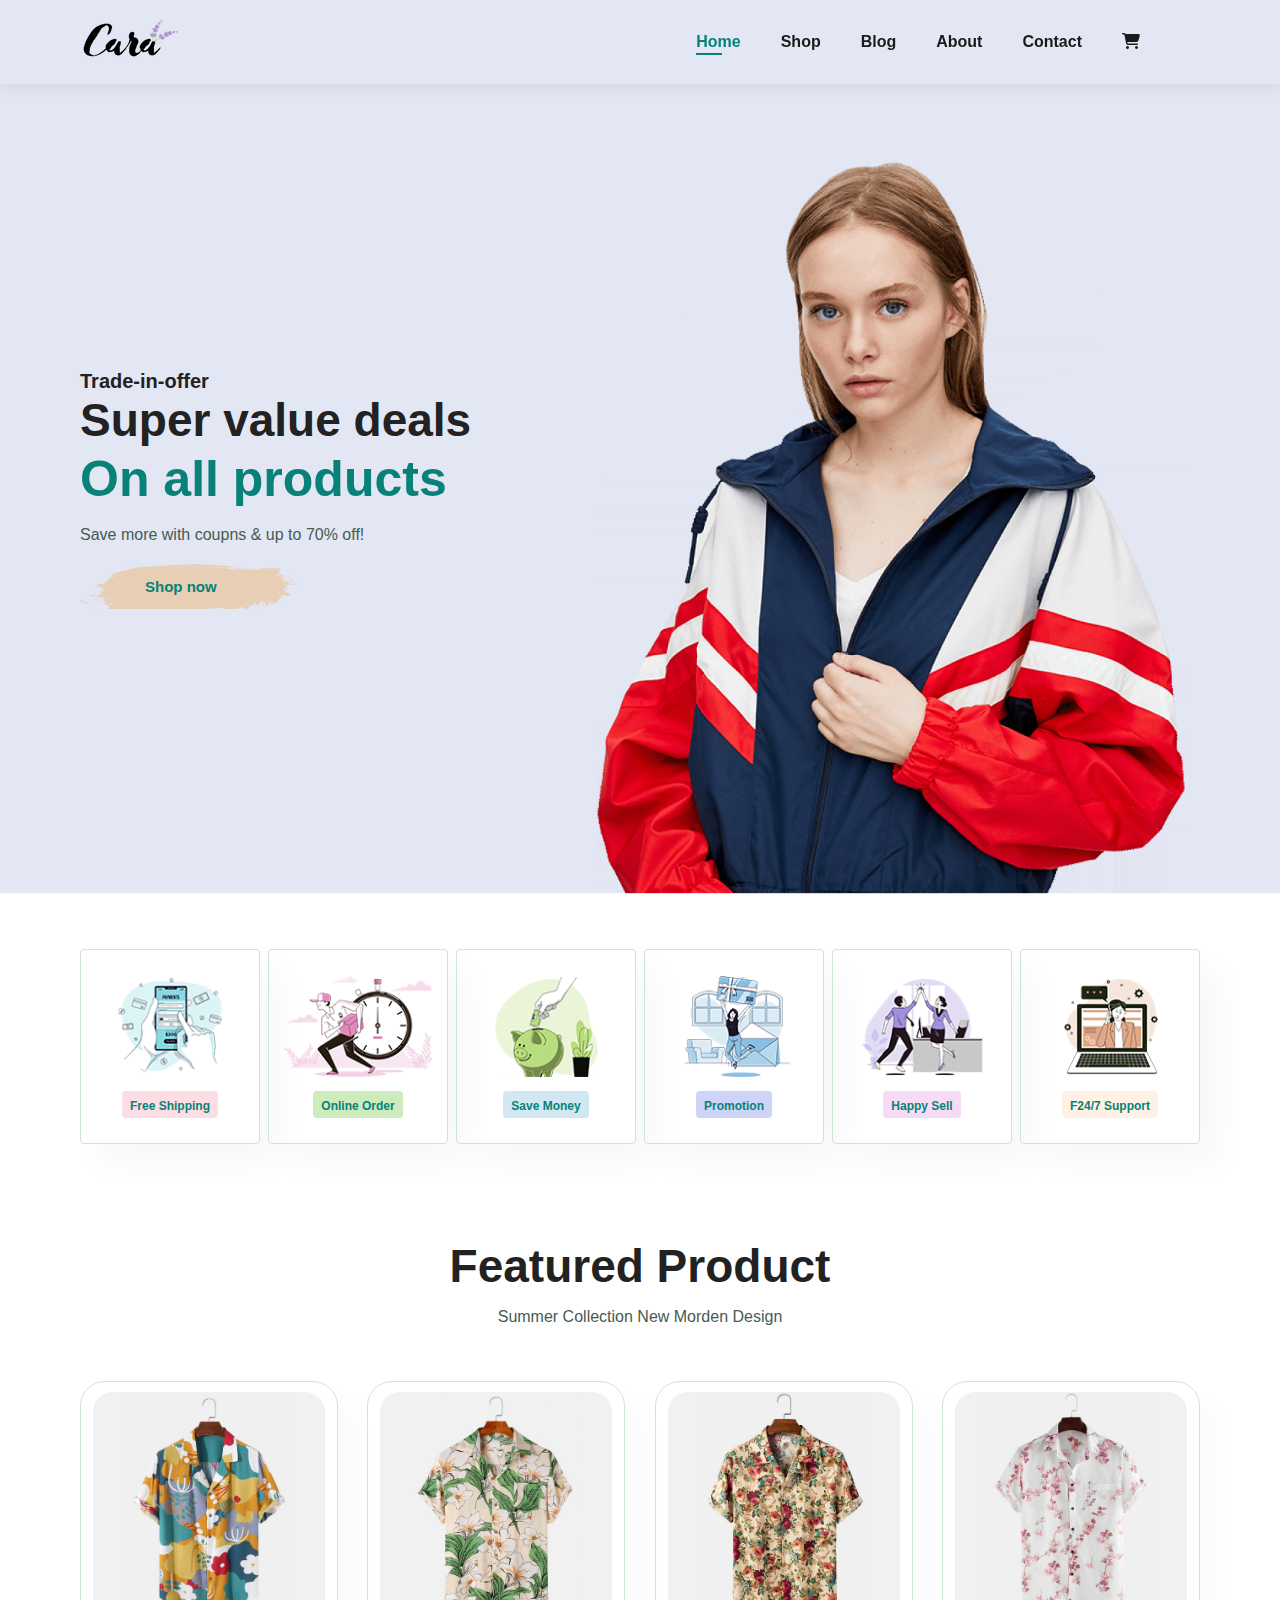
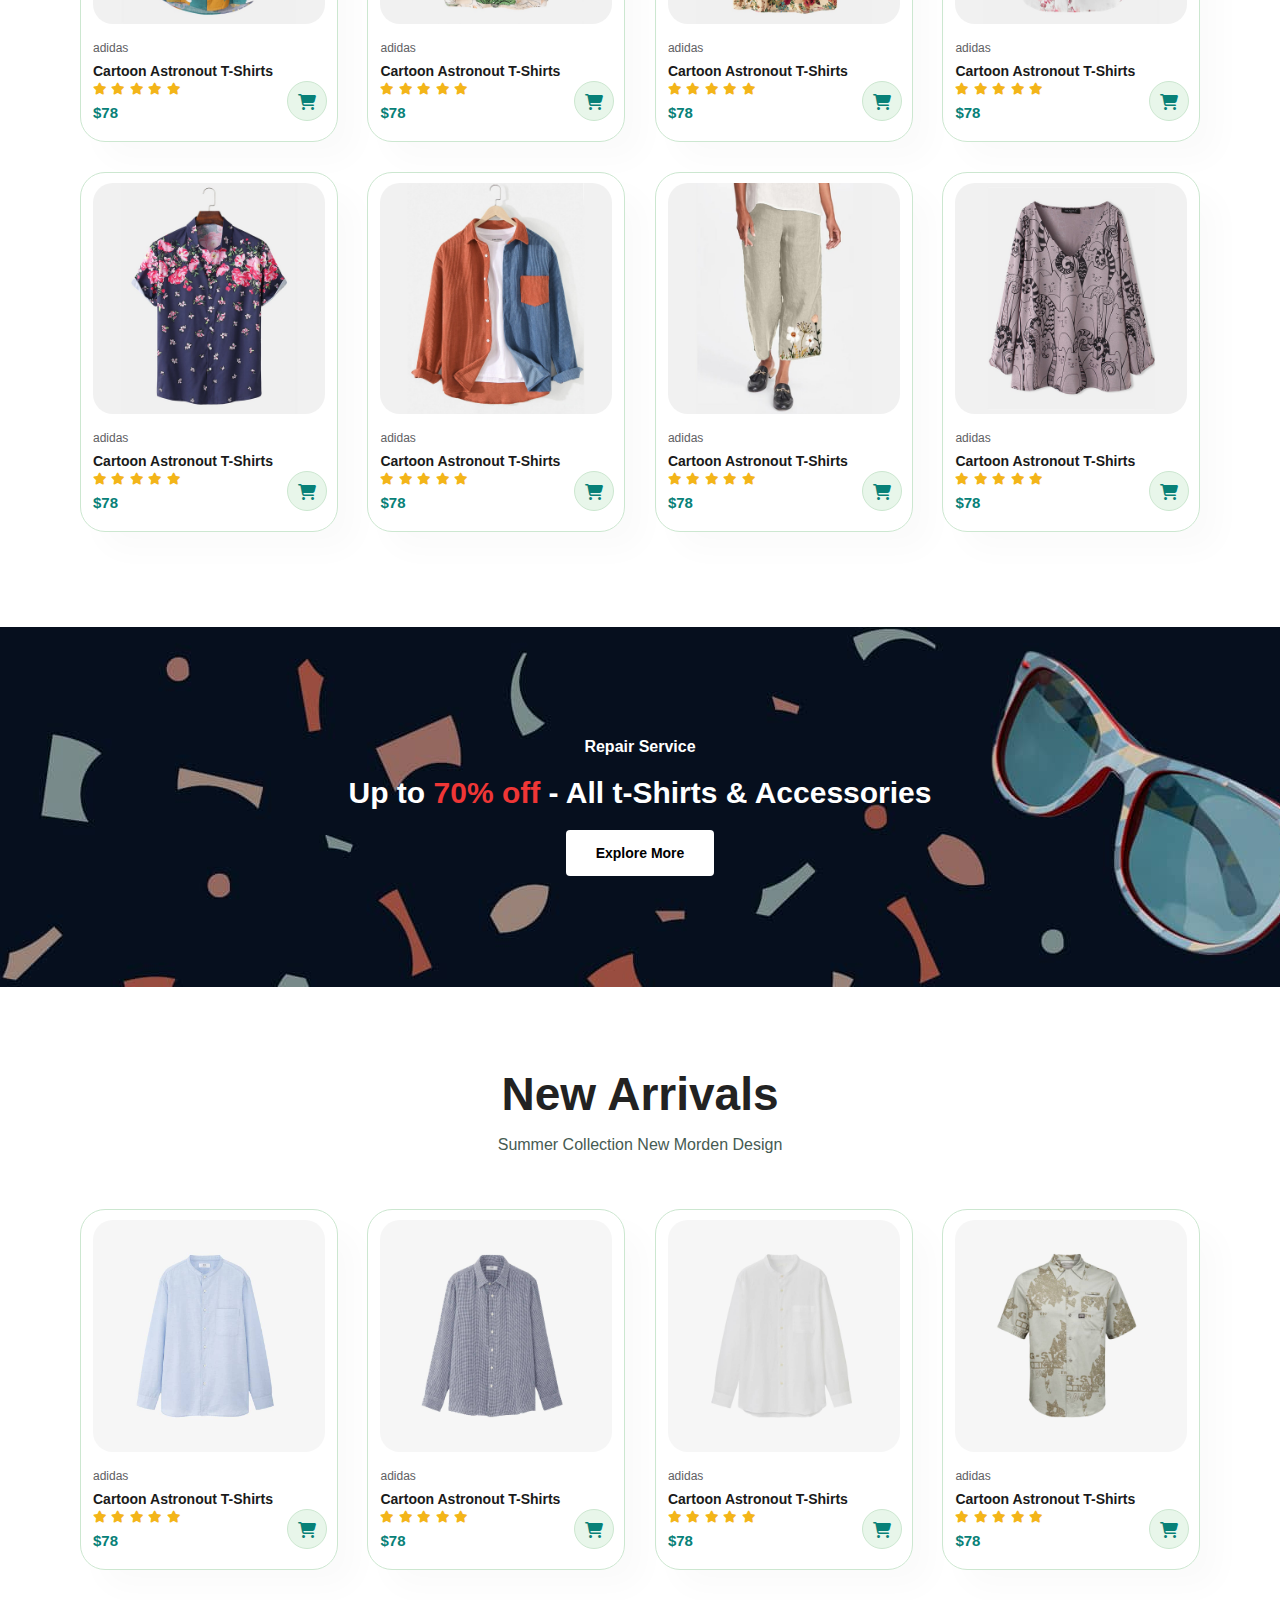
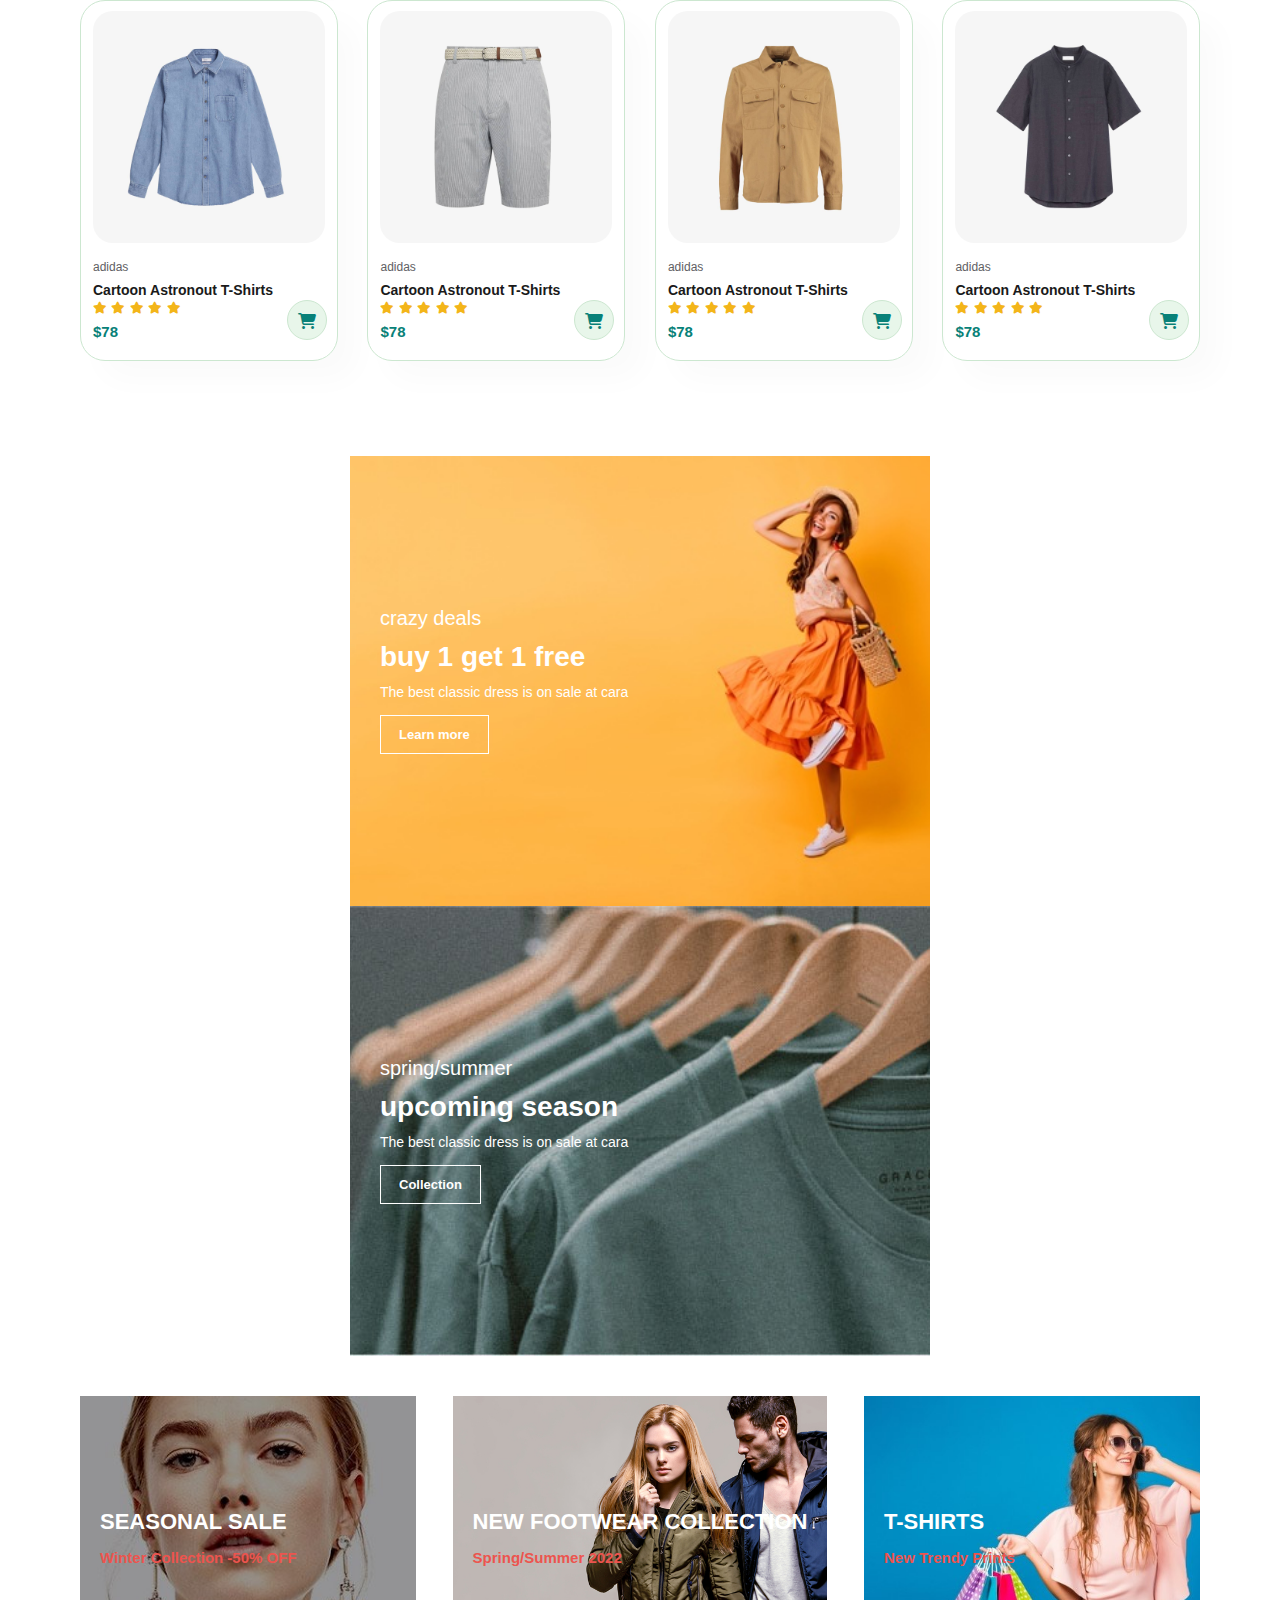
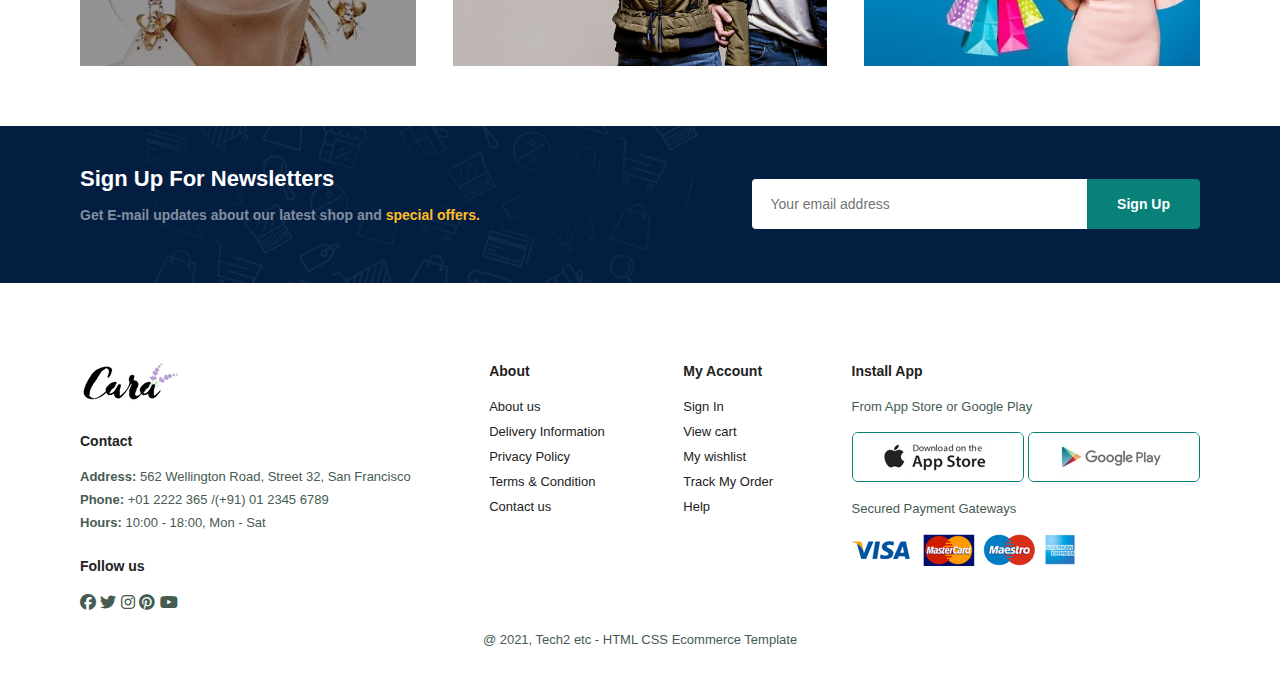
<file: index.html>
<!DOCTYPE html>
<html lang="en">
  <head>
    <meta charset="UTF-8" />
    <meta name="viewport" content="width=device-width, initial-scale=1.0" />
    <title>Cara</title>
    <link rel="stylesheet" href="https://cdnjs.cloudflare.com/ajax/libs/font-awesome/6.7.2/css/all.min.css"/>
    <link rel="stylesheet" href="styles.css" />
    <link rel="shortcut icon" href="img/cara-logo-512.jpeg" type="image/x-icon">
  </head>
  <body>
    <section id="header">
      <a href="#"><img src="img/logo.png" class="logo" /></a>

      <div>
        <ul id="navbar">
          <li><a class="active" href="index.html">Home</a></li>
          <li><a href="shop.html">Shop</a></li>
          <li><a href="blog.html">Blog</a></li>
          <li><a href="about.html">About</a></li>
          <li><a href="contact.html">Contact</a></li>
          <li>
            <a href="cart.html" id="lg-bag"><i class="fa-solid fa-cart-shopping"></i></a>
          </li>
          <li>            <a href="#" id="close"><i class="fa-solid fa-xmark"></i></a>
          </li>
        </ul>
      </div>
      <div id="mobile">
        <a href="cart.html"><i class="fa-solid fa-cart-shopping"></i></a>
        <i id="bar" class="fas fa-outdent"></i>
      </div>
    </section>

    <section id="hero">
      <h4>Trade-in-offer</h4>
      <h2>Super value deals</h2>
      <h1>On all products</h1>
      <p>Save more with coupns & up to 70% off!</p>
      <button>Shop now</button>
    </section>

    <section id="feature" class="section-p1">
      <div class="fe-box">
        <img src="img/features/f1.png" alt="" />
        <h6>Free Shipping</h6>
      </div>
      <div class="fe-box">
        <img src="img/features/f2.png" alt="" />
        <h6>Online Order</h6>
      </div>
      <div class="fe-box">
        <img src="img/features/f3.png" alt="" />
        <h6>Save Money</h6>
      </div>
      <div class="fe-box">
        <img src="img/features/f4.png" alt="" />
        <h6>Promotion</h6>
      </div>
      <div class="fe-box">
        <img src="img/features/f5.png" alt="" />
        <h6>Happy Sell</h6>
      </div>
      <div class="fe-box">
        <img src="img/features/f6.png" alt="" />
        <h6>F24/7 Support</h6>
      </div>
    </section>

    <section id="product1" class="section-p1">
      <h2>Featured Product</h2>
      <p>Summer Collection New Morden Design</p>
      <div class="pro-container">
        <div class="pro">
          <img src="img/products/f1.jpg" alt="" />
          <div class="des">
            <span>adidas</span>
            <h5>Cartoon Astronout T-Shirts</h5>
            <div class="star">
              <i class="fas fa-star"></i>
              <i class="fas fa-star"></i>
              <i class="fas fa-star"></i>
              <i class="fas fa-star"></i>
              <i class="fas fa-star"></i>
            </div>
            <h4>$78</h4>
          </div>
          <a href="#"><i class="fa-solid fa-cart-shopping cart"></i></a>
        </div>
        <div class="pro">
            <img src="img/products/f2.jpg" alt="" />
            <div class="des">
              <span>adidas</span>
              <h5>Cartoon Astronout T-Shirts</h5>
              <div class="star">
                <i class="fas fa-star"></i>
                <i class="fas fa-star"></i>
                <i class="fas fa-star"></i>
                <i class="fas fa-star"></i>
                <i class="fas fa-star"></i>
              </div>
              <h4>$78</h4>
            </div>
            <a href="#"><i class="fa-solid fa-cart-shopping cart"></i></a>
          </div> <div class="pro">
            <img src="img/products/f3.jpg" alt="" />
            <div class="des">
              <span>adidas</span>
              <h5>Cartoon Astronout T-Shirts</h5>
              <div class="star">
                <i class="fas fa-star"></i>
                <i class="fas fa-star"></i>
                <i class="fas fa-star"></i>
                <i class="fas fa-star"></i>
                <i class="fas fa-star"></i>
              </div>
              <h4>$78</h4>
            </div>
            <a href="#"><i class="fa-solid fa-cart-shopping cart"></i></a>
          </div> <div class="pro">
            <img src="img/products/f4.jpg" alt="" />
            <div class="des">
              <span>adidas</span>
              <h5>Cartoon Astronout T-Shirts</h5>
              <div class="star">
                <i class="fas fa-star"></i>
                <i class="fas fa-star"></i>
                <i class="fas fa-star"></i>
                <i class="fas fa-star"></i>
                <i class="fas fa-star"></i>
              </div>
              <h4>$78</h4>
            </div>
            <a href="#"><i class="fa-solid fa-cart-shopping cart"></i></a>
          </div> <div class="pro">
            <img src="img/products/f5.jpg" alt="" />
            <div class="des">
              <span>adidas</span>
              <h5>Cartoon Astronout T-Shirts</h5>
              <div class="star">
                <i class="fas fa-star"></i>
                <i class="fas fa-star"></i>
                <i class="fas fa-star"></i>
                <i class="fas fa-star"></i>
                <i class="fas fa-star"></i>
              </div>
              <h4>$78</h4>
            </div>
            <a href="#"><i class="fa-solid fa-cart-shopping cart"></i></a>
          </div> <div class="pro">
            <img src="img/products/f6.jpg" alt="" />
            <div class="des">
              <span>adidas</span>
              <h5>Cartoon Astronout T-Shirts</h5>
              <div class="star">
                <i class="fas fa-star"></i>
                <i class="fas fa-star"></i>
                <i class="fas fa-star"></i>
                <i class="fas fa-star"></i>
                <i class="fas fa-star"></i>
              </div>
              <h4>$78</h4>
            </div>
            <a href="#"><i class="fa-solid fa-cart-shopping cart"></i></a>
          </div> <div class="pro">
            <img src="img/products/f7.jpg" alt="" />
            <div class="des">
              <span>adidas</span>
              <h5>Cartoon Astronout T-Shirts</h5>
              <div class="star">
                <i class="fas fa-star"></i>
                <i class="fas fa-star"></i>
                <i class="fas fa-star"></i>
                <i class="fas fa-star"></i>
                <i class="fas fa-star"></i>
              </div>
              <h4>$78</h4>
            </div>
            <a href="#"><i class="fa-solid fa-cart-shopping cart"></i></a>
          </div> <div class="pro">
            <img src="img/products/f8.jpg" alt="" />
            <div class="des">
              <span>adidas</span>
              <h5>Cartoon Astronout T-Shirts</h5>
              <div class="star">
                <i class="fas fa-star"></i>
                <i class="fas fa-star"></i>
                <i class="fas fa-star"></i>
                <i class="fas fa-star"></i>
                <i class="fas fa-star"></i>
              </div>
              <h4>$78</h4>
            </div>
            <a href="#"><i class="fa-solid fa-cart-shopping cart"></i></a>
          </div>
      </div>
    </section>

    <section id="banner" class="section-m1">
        <h4>Repair Service</h4>
        <h2>Up to  <span>70% off</span> - All t-Shirts & Accessories</h2>
        <button class="normal">Explore More</button>
    </section>
    <section id="product1" class="section-p1">
        <h2>New Arrivals</h2>
        <p>Summer Collection New Morden Design</p>
        <div class="pro-container">
          <div class="pro">
            <img src="img/products/n1.jpg" alt="" />
            <div class="des">
              <span>adidas</span>
              <h5>Cartoon Astronout T-Shirts</h5>
              <div class="star">
                <i class="fas fa-star"></i>
                <i class="fas fa-star"></i>
                <i class="fas fa-star"></i>
                <i class="fas fa-star"></i>
                <i class="fas fa-star"></i>
              </div>
              <h4>$78</h4>
            </div>
            <a href="#"><i class="fa-solid fa-cart-shopping cart"></i></a>
          </div>
          <div class="pro">
              <img src="img/products/n2.jpg" alt="" />
              <div class="des">
                <span>adidas</span>
                <h5>Cartoon Astronout T-Shirts</h5>
                <div class="star">
                  <i class="fas fa-star"></i>
                  <i class="fas fa-star"></i>
                  <i class="fas fa-star"></i>
                  <i class="fas fa-star"></i>
                  <i class="fas fa-star"></i>
                </div>
                <h4>$78</h4>
              </div>
              <a href="#"><i class="fa-solid fa-cart-shopping cart"></i></a>
            </div> <div class="pro">
              <img src="img/products/n3.jpg" alt="" />
              <div class="des">
                <span>adidas</span>
                <h5>Cartoon Astronout T-Shirts</h5>
                <div class="star">
                  <i class="fas fa-star"></i>
                  <i class="fas fa-star"></i>
                  <i class="fas fa-star"></i>
                  <i class="fas fa-star"></i>
                  <i class="fas fa-star"></i>
                </div>
                <h4>$78</h4>
              </div>
              <a href="#"><i class="fa-solid fa-cart-shopping cart"></i></a>
            </div> <div class="pro">
              <img src="img/products/n4.jpg" alt="" />
              <div class="des">
                <span>adidas</span>
                <h5>Cartoon Astronout T-Shirts</h5>
                <div class="star">
                  <i class="fas fa-star"></i>
                  <i class="fas fa-star"></i>
                  <i class="fas fa-star"></i>
                  <i class="fas fa-star"></i>
                  <i class="fas fa-star"></i>
                </div>
                <h4>$78</h4>
              </div>
              <a href="#"><i class="fa-solid fa-cart-shopping cart"></i></a>
            </div> <div class="pro">
              <img src="img/products/n5.jpg" alt="" />
              <div class="des">
                <span>adidas</span>
                <h5>Cartoon Astronout T-Shirts</h5>
                <div class="star">
                  <i class="fas fa-star"></i>
                  <i class="fas fa-star"></i>
                  <i class="fas fa-star"></i>
                  <i class="fas fa-star"></i>
                  <i class="fas fa-star"></i>
                </div>
                <h4>$78</h4>
              </div>
              <a href="#"><i class="fa-solid fa-cart-shopping cart"></i></a>
            </div> <div class="pro">
              <img src="img/products/n6.jpg" alt="" />
              <div class="des">
                <span>adidas</span>
                <h5>Cartoon Astronout T-Shirts</h5>
                <div class="star">
                  <i class="fas fa-star"></i>
                  <i class="fas fa-star"></i>
                  <i class="fas fa-star"></i>
                  <i class="fas fa-star"></i>
                  <i class="fas fa-star"></i>
                </div>
                <h4>$78</h4>
              </div>
              <a href="#"><i class="fa-solid fa-cart-shopping cart"></i></a>
            </div> <div class="pro">
              <img src="img/products/n7.jpg" alt="" />
              <div class="des">
                <span>adidas</span>
                <h5>Cartoon Astronout T-Shirts</h5>
                <div class="star">
                  <i class="fas fa-star"></i>
                  <i class="fas fa-star"></i>
                  <i class="fas fa-star"></i>
                  <i class="fas fa-star"></i>
                  <i class="fas fa-star"></i>
                </div>
                <h4>$78</h4>
              </div>
              <a href="#"><i class="fa-solid fa-cart-shopping cart"></i></a>
            </div> <div class="pro">
              <img src="img/products/n8.jpg" alt="" />
              <div class="des">
                <span>adidas</span>
                <h5>Cartoon Astronout T-Shirts</h5>
                <div class="star">
                  <i class="fas fa-star"></i>
                  <i class="fas fa-star"></i>
                  <i class="fas fa-star"></i>
                  <i class="fas fa-star"></i>
                  <i class="fas fa-star"></i>
                </div>
                <h4>$78</h4>
              </div>
              <a href="#"><i class="fa-solid fa-cart-shopping cart"></i></a>
            </div>
        </div>
      </section>

      <section id="sm-banner" class="section-p1">
        <div class="banner-box">
            <h4>crazy deals</h4>
            <h2>buy 1 get 1 free</h2>
            <span>The best classic dress is on sale at cara</span>
            <button class="white">Learn more</button>
        </div>
        <div class="banner-box banner-box2">
            <h4>spring/summer</h4>
            <h2>upcoming season</h2>
            <span>The best classic dress is on sale at cara</span>
            <button class="white">Collection</button>
        </div>
      </section>

      <section id="banner3">
        <div class="banner-box "> 
            <h2>SEASONAL SALE</h2>
            <h3>Winter Collection -50% OFF</h3>
        </div>
        <div class="banner-box banner-box2 "> 
            <h2>NEW FOOTWEAR COLLECTION</h2>
            <h3>Spring/Summer 2022</h3>
        </div>
        <div class="banner-box banner-box3 "> 
            <h2>T-SHIRTS</h2>
            <h3>New Trendy Prints</h3>
        </div>
      </section>

      <section id="newsletter"class="section-p1 , section-m1">
        <div class="newstext">
          <h4>Sign Up For Newsletters</h4>
          <p>Get E-mail updates about our latest shop and <span>special offers.</span></p>
        </div>
        <div class="form">
          <input type="text" placeholder="Your email address">
          <button class="normal">Sign Up</button>
        </div>
      </section>

      <footer class="section-p1">
          <div class="col">
            <img class="logo" src="img/logo.png" alt="">
            <h4>Contact</h4>
            <p> <strong>Address:</strong> 562 Wellington Road, Street 32, San Francisco</p>
            <p><strong>Phone:</strong> +01 2222 365 /(+91) 01 2345 6789</p>
            <p><strong>Hours:</strong> 10:00 - 18:00, Mon - Sat</p>
            <div class="follow">
              <h4>Follow us</h4>
              <div class="icon">
                <i class="fab fa-facebook"></i>
                <i class="fab fa-twitter"></i>
                <i class="fab fa-instagram"></i>
                <i class="fab fa-pinterest"></i>
                <i class="fab fa-youtube"></i>
              </div>
            </div>
          </div>
          <div class="col">
            <h4>About</h4>
            <a href="#">About us</a>
            <a href="#">Delivery Information</a>
            <a href="#">Privacy Policy</a>
            <a href="#">Terms & Condition</a>
            <a href="#">Contact us</a>
          </div>
          <div class="col">
            <h4>My Account</h4>
            <a href="#">Sign In</a>
            <a href="#">View cart</a>
            <a href="#">My wishlist</a>
            <a href="#">Track My Order</a>
            <a href="#">Help</a>
          </div>
          <div class="col install">
              <h4>Install App</h4>
              <p>From App Store or Google Play</p>
              <div class="row">
                <img src="img/pay/app.jpg" alt="">
                <img src="img/pay/play.jpg" alt="">
              </div>
              <p>Secured Payment Gateways</p>
              <img src="img/pay/pay.png" alt="">
          </div>
          <div class="copyright">
            <p>@ 2021, Tech2 etc - HTML CSS Ecommerce Template</p>
          </div>
      </footer>
     
    <script src="script.js"></script>
  </body>
</html>
</file>
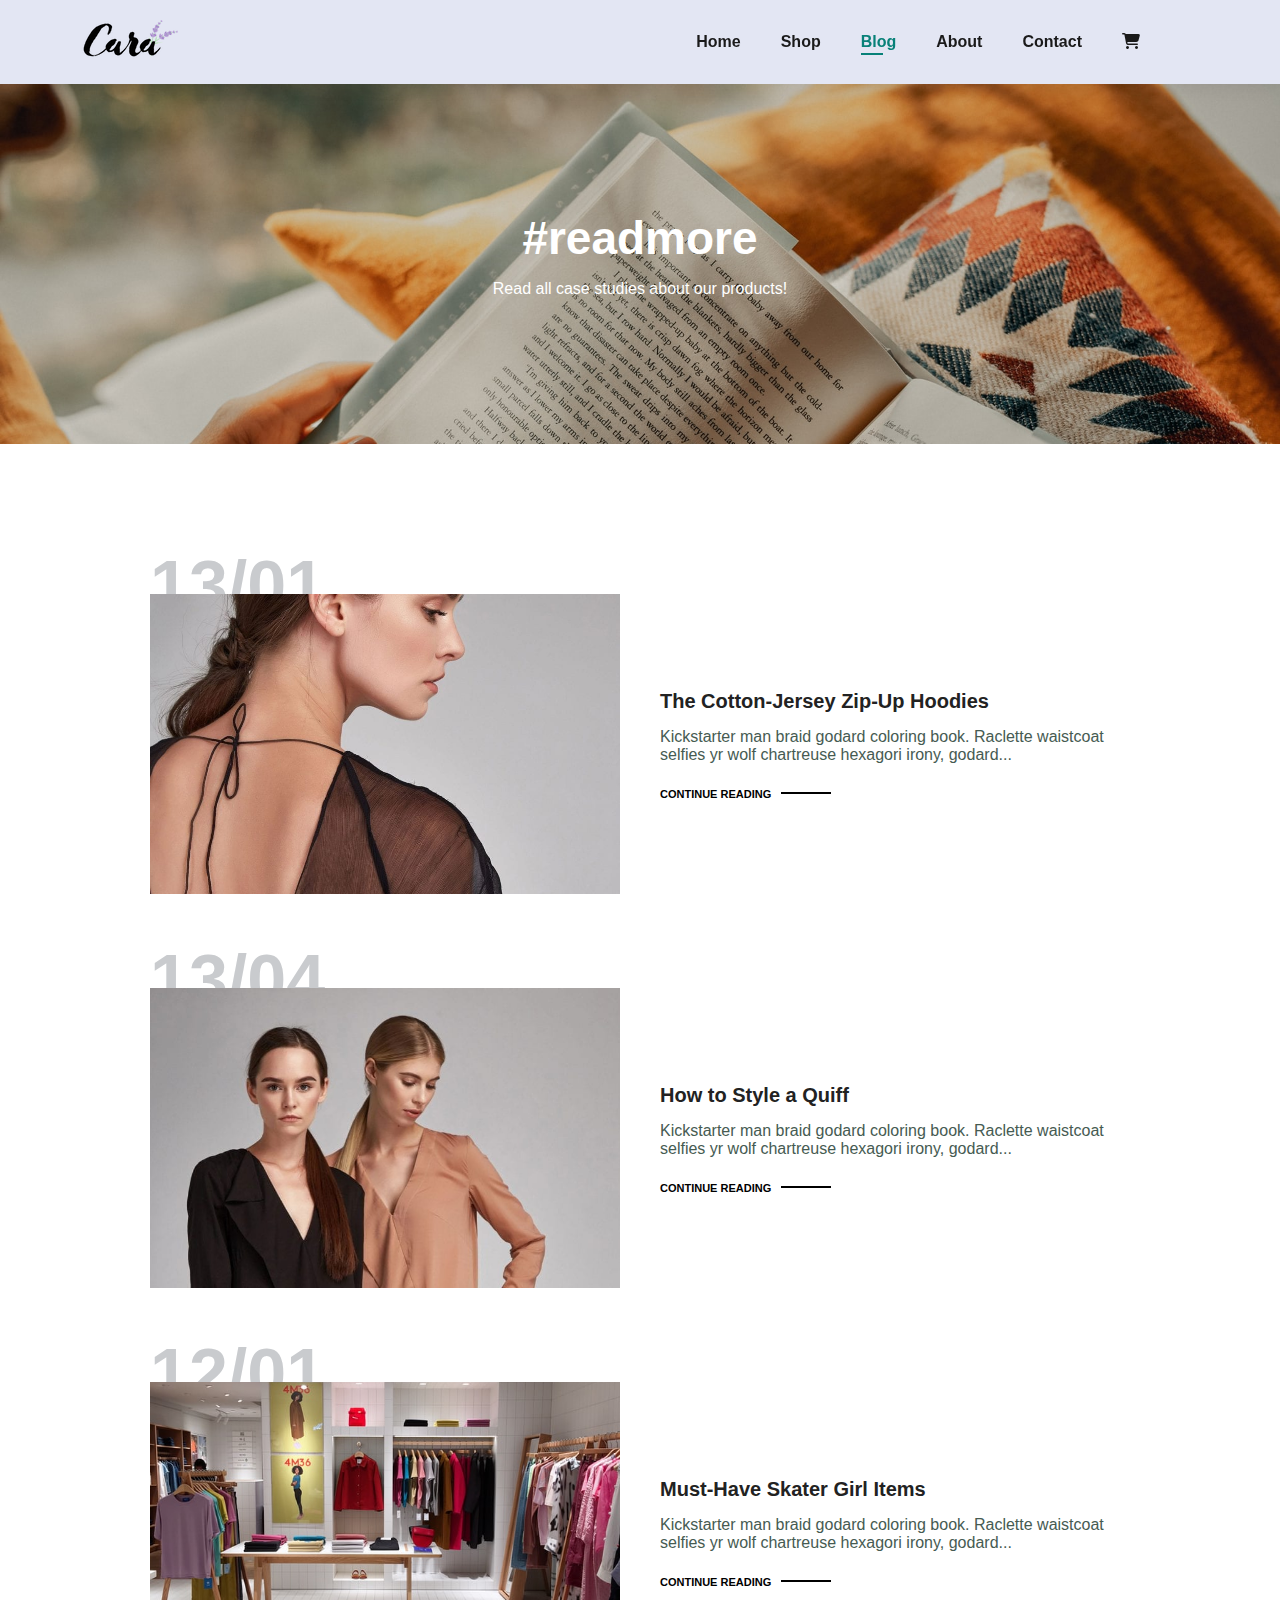
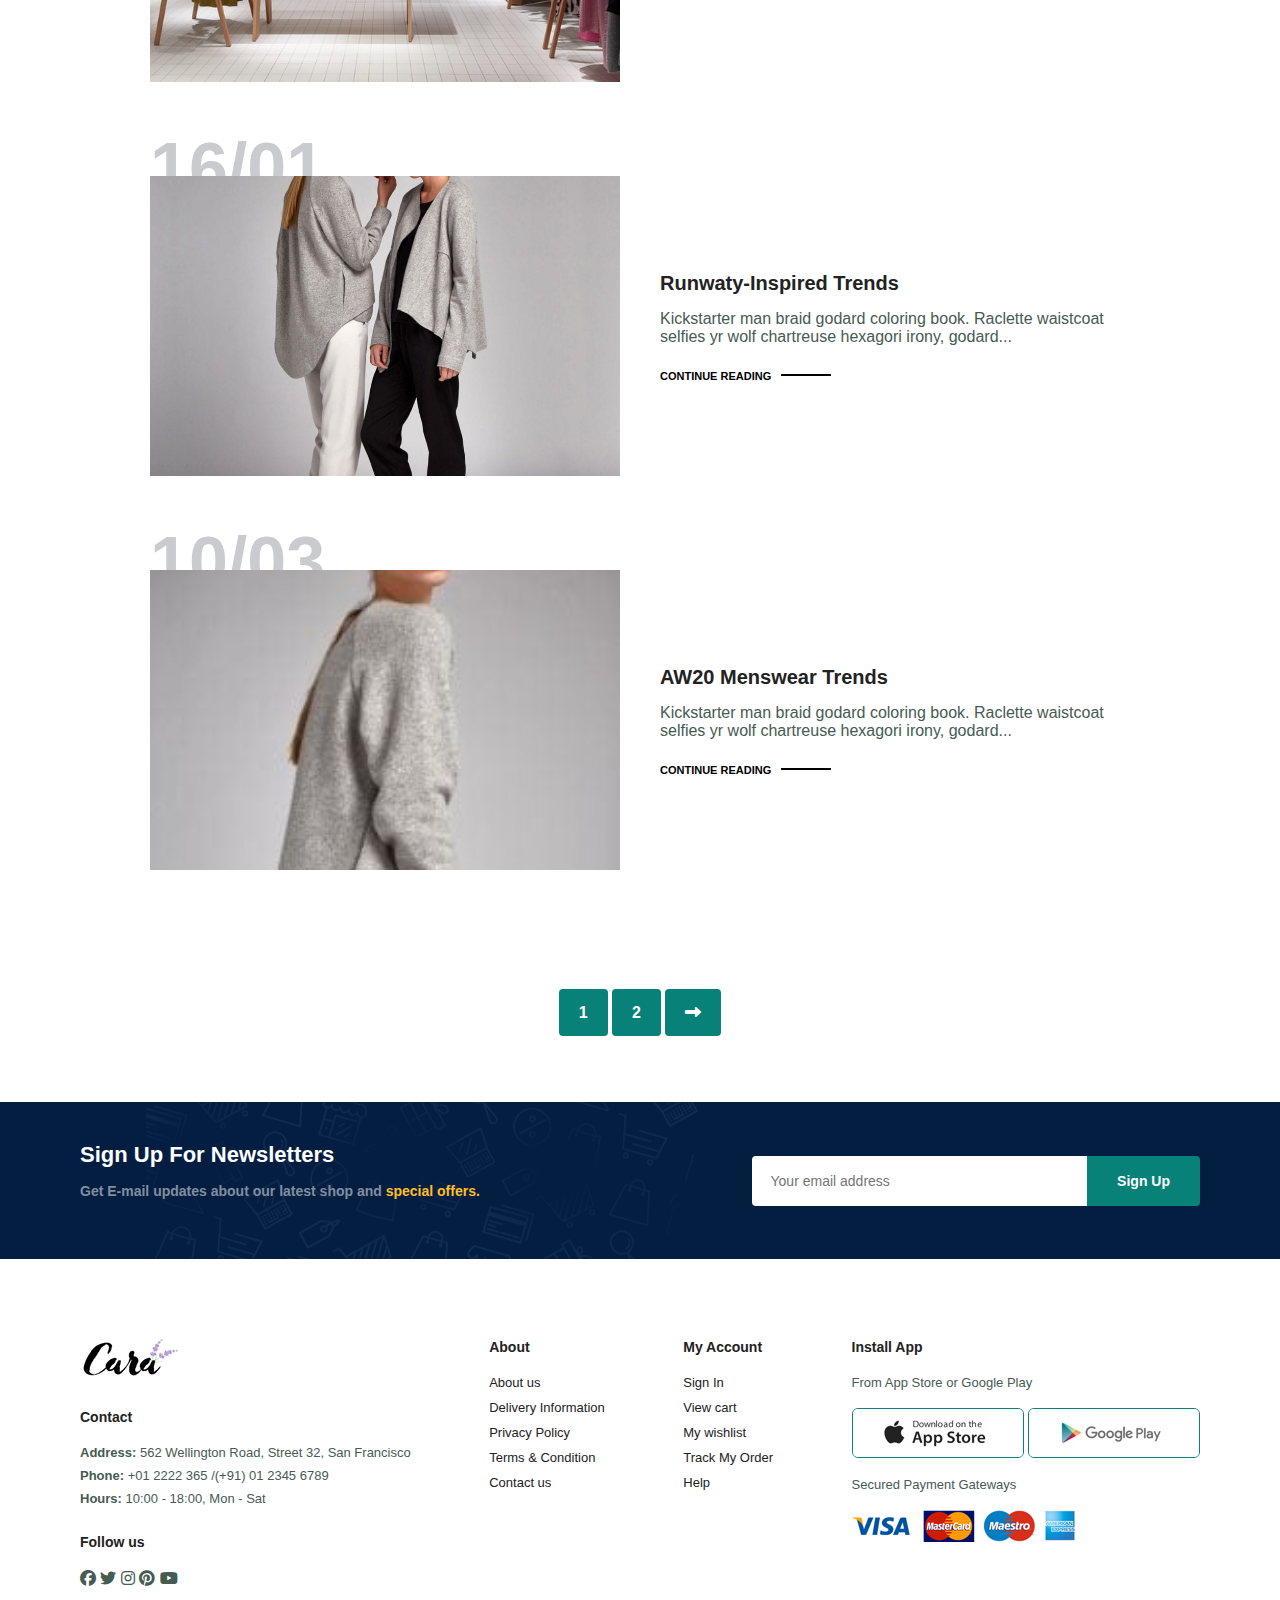
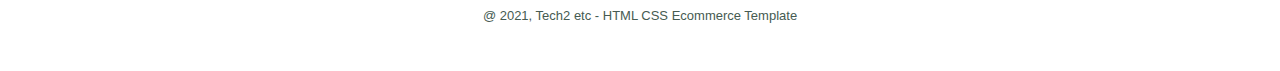
<file: blog.html>
<!DOCTYPE html>
<html lang="en">
  <head>
    <meta charset="UTF-8" />
    <meta name="viewport" content="width=device-width, initial-scale=1.0" />
    <title>Document</title>
    <link
      rel="stylesheet"
      href="https://cdnjs.cloudflare.com/ajax/libs/font-awesome/6.7.2/css/all.min.css"
    />
    <link rel="stylesheet" href="styles.css" />
  </head>
  <body>
    <section id="header">
      <a href="#"><img src="img/logo.png" class="logo" /></a>

      <div>
        <ul id="navbar">
          <li><a href="index.html">Home</a></li>
          <li><a  href="shop.html">Shop</a></li>
          <li><a class="active" href="blog.html">Blog</a></li>
          <li><a href="about.html">About</a></li>
          <li><a href="contact.hthml">Contact</a></li>
          <li>
            <a href="cart.html" id="lg-bag"><i class="fa-solid fa-cart-shopping"></i></a>
          </li>
          <li>            <a href="#" id="close"><i class="fa-solid fa-xmark"></i></a>
          </li>
        </ul>
      </div>
      <div id="mobile">
        <a href="cart.html"><i class="fa-solid fa-cart-shopping"></i></a>
        <i id="bar" class="fas fa-outdent"></i>
      </div>
    </section>

    <section id="page-header" class="blog-header">

      <h2>#readmore</h2>
      <p>Read all case studies about our products! </p>
     
    </section>

    <section id="blog">
        <div class="blog-box">
            <div class="blog-img">
                <img src="img/blog/b1.jpg" alt="">
            </div>
            <div class="blog-details">
                <h4>The Cotton-Jersey Zip-Up Hoodies</h4>
                <p>Kickstarter man braid godard coloring book. Raclette
                    waistcoat selfies  yr wolf chartreuse hexagori irony,
                    godard...
                </p>
                <a href="#">CONTINUE READING</a>
            </div>
            <h1>13/01</h1>
        </div>
        <div class="blog-box">
            <div class="blog-img">
                <img src="img/blog/b2.jpg" alt="">
            </div>
            <div class="blog-details">
                <h4>How to Style a Quiff</h4>
                <p>Kickstarter man braid godard coloring book. Raclette
                    waistcoat selfies  yr wolf chartreuse hexagori irony,
                    godard...
                </p>
                <a href="#">CONTINUE READING</a>
            </div>
            <h1>13/04</h1>
        </div>
        <div class="blog-box">
            <div class="blog-img">
                <img src="img/blog/b3.jpg" alt="">
            </div>
            <div class="blog-details">
                <h4>Must-Have Skater Girl Items</h4>
                <p>Kickstarter man braid godard coloring book. Raclette
                    waistcoat selfies  yr wolf chartreuse hexagori irony,
                    godard...
                </p>
                <a href="#">CONTINUE READING</a>
            </div>
            <h1>12/01</h1>
        </div>
        <div class="blog-box">
            <div class="blog-img">
                <img src="img/blog/b4.jpg" alt="">
            </div>
            <div class="blog-details">
                <h4>Runwaty-Inspired Trends</h4>
                <p>Kickstarter man braid godard coloring book. Raclette
                    waistcoat selfies  yr wolf chartreuse hexagori irony,
                    godard...
                </p>
                <a href="#">CONTINUE READING</a>
            </div>
            <h1>16/01</h1>
        </div>
        <div class="blog-box">
            <div class="blog-img">
                <img src="img/blog/b5.jpg" alt="">
            </div>
            <div class="blog-details">
                <h4>AW20 Menswear Trends</h4>
                <p>Kickstarter man braid godard coloring book. Raclette
                    waistcoat selfies  yr wolf chartreuse hexagori irony,
                    godard...
                </p>
                <a href="#">CONTINUE READING</a>
            </div>
            <h1>10/03</h1>
        </div>
    </section>

      <section id="pagination" class="section-p1">
        <a href="#">1</a>
        <a href="#">2</a>
        <a href="#"><i class="fa-solid fa-right-long"></i></a>
      </section>

      <section id="newsletter"class="section-p1 , section-m1">
        <div class="newstext">
          <h4>Sign Up For Newsletters</h4>
          <p>Get E-mail updates about our latest shop and <span>special offers.</span></p>
        </div>
        <div class="form">
          <input type="text" placeholder="Your email address">
          <button class="normal">Sign Up</button>
        </div>
      </section>

      <footer class="section-p1">
          <div class="col">
            <img class="logo" src="img/logo.png" alt="">
            <h4>Contact</h4>
            <p> <strong>Address:</strong> 562 Wellington Road, Street 32, San Francisco</p>
            <p><strong>Phone:</strong> +01 2222 365 /(+91) 01 2345 6789</p>
            <p><strong>Hours:</strong> 10:00 - 18:00, Mon - Sat</p>
            <div class="follow">
              <h4>Follow us</h4>
              <div class="icon">
                <i class="fab fa-facebook"></i>
                <i class="fab fa-twitter"></i>
                <i class="fab fa-instagram"></i>
                <i class="fab fa-pinterest"></i>
                <i class="fab fa-youtube"></i>
              </div>
            </div>
          </div>
          <div class="col">
            <h4>About</h4>
            <a href="#">About us</a>
            <a href="#">Delivery Information</a>
            <a href="#">Privacy Policy</a>
            <a href="#">Terms & Condition</a>
            <a href="#">Contact us</a>
          </div>
          <div class="col">
            <h4>My Account</h4>
            <a href="#">Sign In</a>
            <a href="#">View cart</a>
            <a href="#">My wishlist</a>
            <a href="#">Track My Order</a>
            <a href="#">Help</a>
          </div>
          <div class="col install">
              <h4>Install App</h4>
              <p>From App Store or Google Play</p>
              <div class="row">
                <img src="img/pay/app.jpg" alt="">
                <img src="img/pay/play.jpg" alt="">
              </div>
              <p>Secured Payment Gateways</p>
              <img src="img/pay/pay.png" alt="">
          </div>
          <div class="copyright">
            <p>@ 2021, Tech2 etc - HTML CSS Ecommerce Template</p>
          </div>
      </footer>
     
    <script src="script.js"></script>
  </body>
</html>
</file>
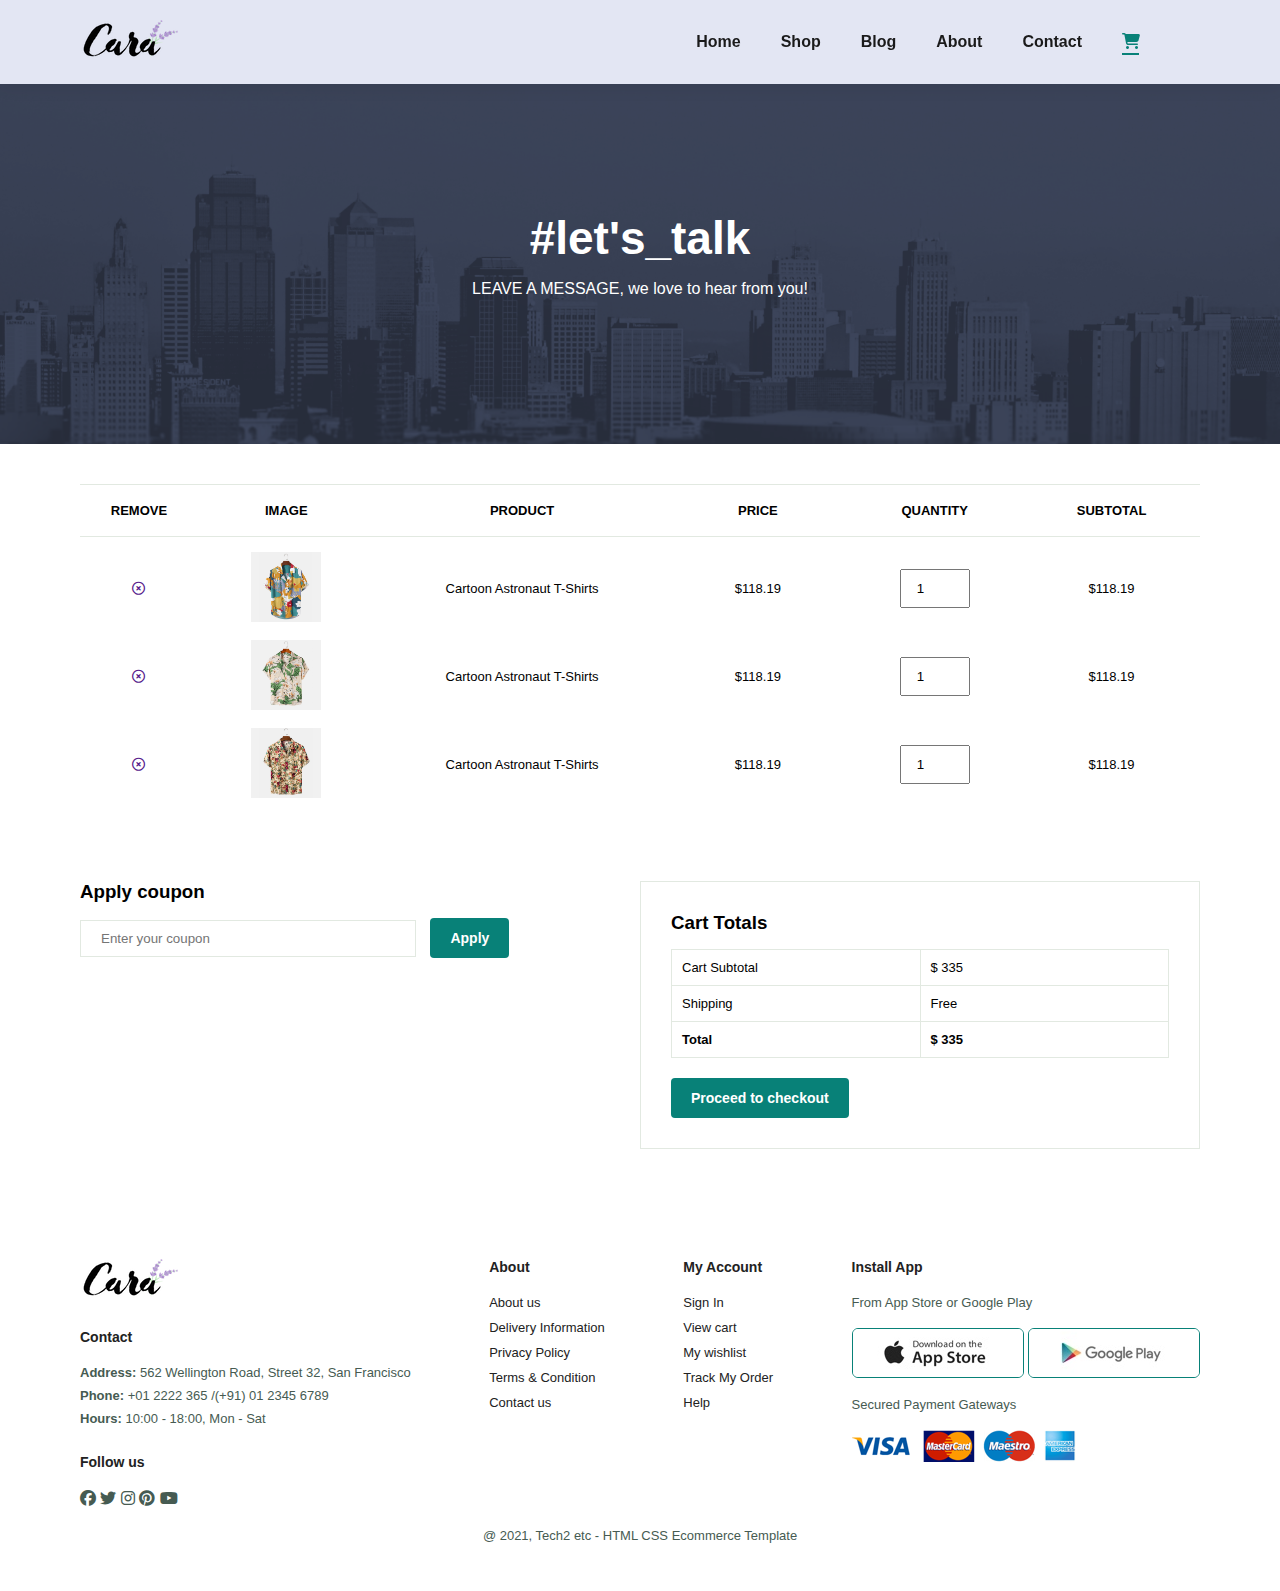
<file: cart.html>
<!DOCTYPE html>
<html lang="en">
  <head>
    <meta charset="UTF-8" />
    <meta name="viewport" content="width=device-width, initial-scale=1.0" />
    <title>Document</title>
    <link
      rel="stylesheet"
      href="https://cdnjs.cloudflare.com/ajax/libs/font-awesome/6.7.2/css/all.min.css"
    />
    <link rel="stylesheet" href="styles.css" />
  </head>
  <body>
    <section id="header">
      <a href="#"><img src="img/logo.png" class="logo" /></a>

      <div>
        <ul id="navbar">
          <li><a href="index.html">Home</a></li>
          <li><a href="shop.html">Shop</a></li>
          <li><a href="blog.html">Blog</a></li>
          <li><a href="about.html">About</a></li>
          <li><a  href="contact.html">Contact</a></li>
          <li>
            <a class="active" href="cart.html" id="lg-bag"
              ><i class="fa-solid fa-cart-shopping"></i
            ></a>
          </li>
          <li>
            <a href="#" id="close"><i class="fa-solid fa-xmark"></i></a>
          </li>
        </ul>
      </div>
      <div id="mobile">
        <a href="cart.html"><i class="fa-solid fa-cart-shopping"></i></a>
        <i id="bar" class="fas fa-outdent"></i>
      </div>
    </section>

    <section id="page-header" class="about-header">
      <h2>#let's_talk</h2>
      <p>LEAVE A MESSAGE, we love to hear from you!</p>
    </section>

    <section id="cart" class="section-p1">
        <table width="100%">
            <thead>
                <tr>
                    <td>Remove</td>
                    <td>Image</td>
                    <td>Product</td>
                    <td>Price</td>
                    <td>Quantity</td>
                    <td>Subtotal</td>
                </tr>
            </thead>
            <tbody>
                <tr>
                    <td><a href=""><i class="far fa-times-circle"></i></a></td>
                    <td><img src="img/products/f1.jpg" alt=""></td>
                    <td>Cartoon Astronaut T-Shirts</td>
                    <td>$118.19</td>
                    <td><input type="number" value="1" ></td>
                    <td>$118.19</td>
                </tr>
                <tr>
                    <td><a href=""><i class="far fa-times-circle"></i></a></td>
                    <td><img src="img/products/f2.jpg" alt=""></td>
                    <td>Cartoon Astronaut T-Shirts</td>
                    <td>$118.19</td>
                    <td><input type="number" value="1" ></td>
                    <td>$118.19</td>
                </tr>
                <tr>
                    <td><a href=""><i class="far fa-times-circle"></i></a></td>
                    <td><img src="img/products/f3.jpg" alt=""></td>
                    <td>Cartoon Astronaut T-Shirts</td>
                    <td>$118.19</td>
                    <td><input type="number" value="1" ></td>
                    <td>$118.19</td>
                </tr>
            </tbody>
        </table>
    </section>

    <section id="cart-add" class="section-p1">
        <div id="coupon">
            <h3>Apply coupon</h3>
            <div>
                <input type="text" placeholder="Enter your coupon">
                <button class="normal">Apply</button>
            </div>
        </div>

        <div id="subtotal">
            <h3>Cart Totals</h3>
            <table>
                <tr>
                    <td>
                        Cart Subtotal
                    </td>
                    <td>$ 335</td>
                </tr>
                <tr>
                    <td>Shipping</td>
                    <td>Free</td>
                </tr>
                <tr>
                    <td><strong>Total</strong></td>
                    <td><strong>$ 335</strong></td>
                </tr>
            </table>
            <button class="normal">Proceed to checkout</button>
        </div>
    </section>

    <footer class="section-p1">
      <div class="col">
        <img class="logo" src="img/logo.png" alt="" />
        <h4>Contact</h4>
        <p>
          <strong>Address:</strong> 562 Wellington Road, Street 32, San
          Francisco
        </p>
        <p><strong>Phone:</strong> +01 2222 365 /(+91) 01 2345 6789</p>
        <p><strong>Hours:</strong> 10:00 - 18:00, Mon - Sat</p>
        <div class="follow">
          <h4>Follow us</h4>
          <div class="icon">
            <i class="fab fa-facebook"></i>
            <i class="fab fa-twitter"></i>
            <i class="fab fa-instagram"></i>
            <i class="fab fa-pinterest"></i>
            <i class="fab fa-youtube"></i>
          </div>
        </div>
      </div>
      <div class="col">
        <h4>About</h4>
        <a href="#">About us</a>
        <a href="#">Delivery Information</a>
        <a href="#">Privacy Policy</a>
        <a href="#">Terms & Condition</a>
        <a href="#">Contact us</a>
      </div>
      <div class="col">
        <h4>My Account</h4>
        <a href="#">Sign In</a>
        <a href="#">View cart</a>
        <a href="#">My wishlist</a>
        <a href="#">Track My Order</a>
        <a href="#">Help</a>
      </div>
      <div class="col install">
        <h4>Install App</h4>
        <p>From App Store or Google Play</p>
        <div class="row">
          <img src="img/pay/app.jpg" alt="" />
          <img src="img/pay/play.jpg" alt="" />
        </div>
        <p>Secured Payment Gateways</p>
        <img src="img/pay/pay.png" alt="" />
      </div>
      <div class="copyright">
        <p>@ 2021, Tech2 etc - HTML CSS Ecommerce Template</p>
      </div>
    </footer>

    <script src="script.js"></script>
  </body>
</html>
</file>
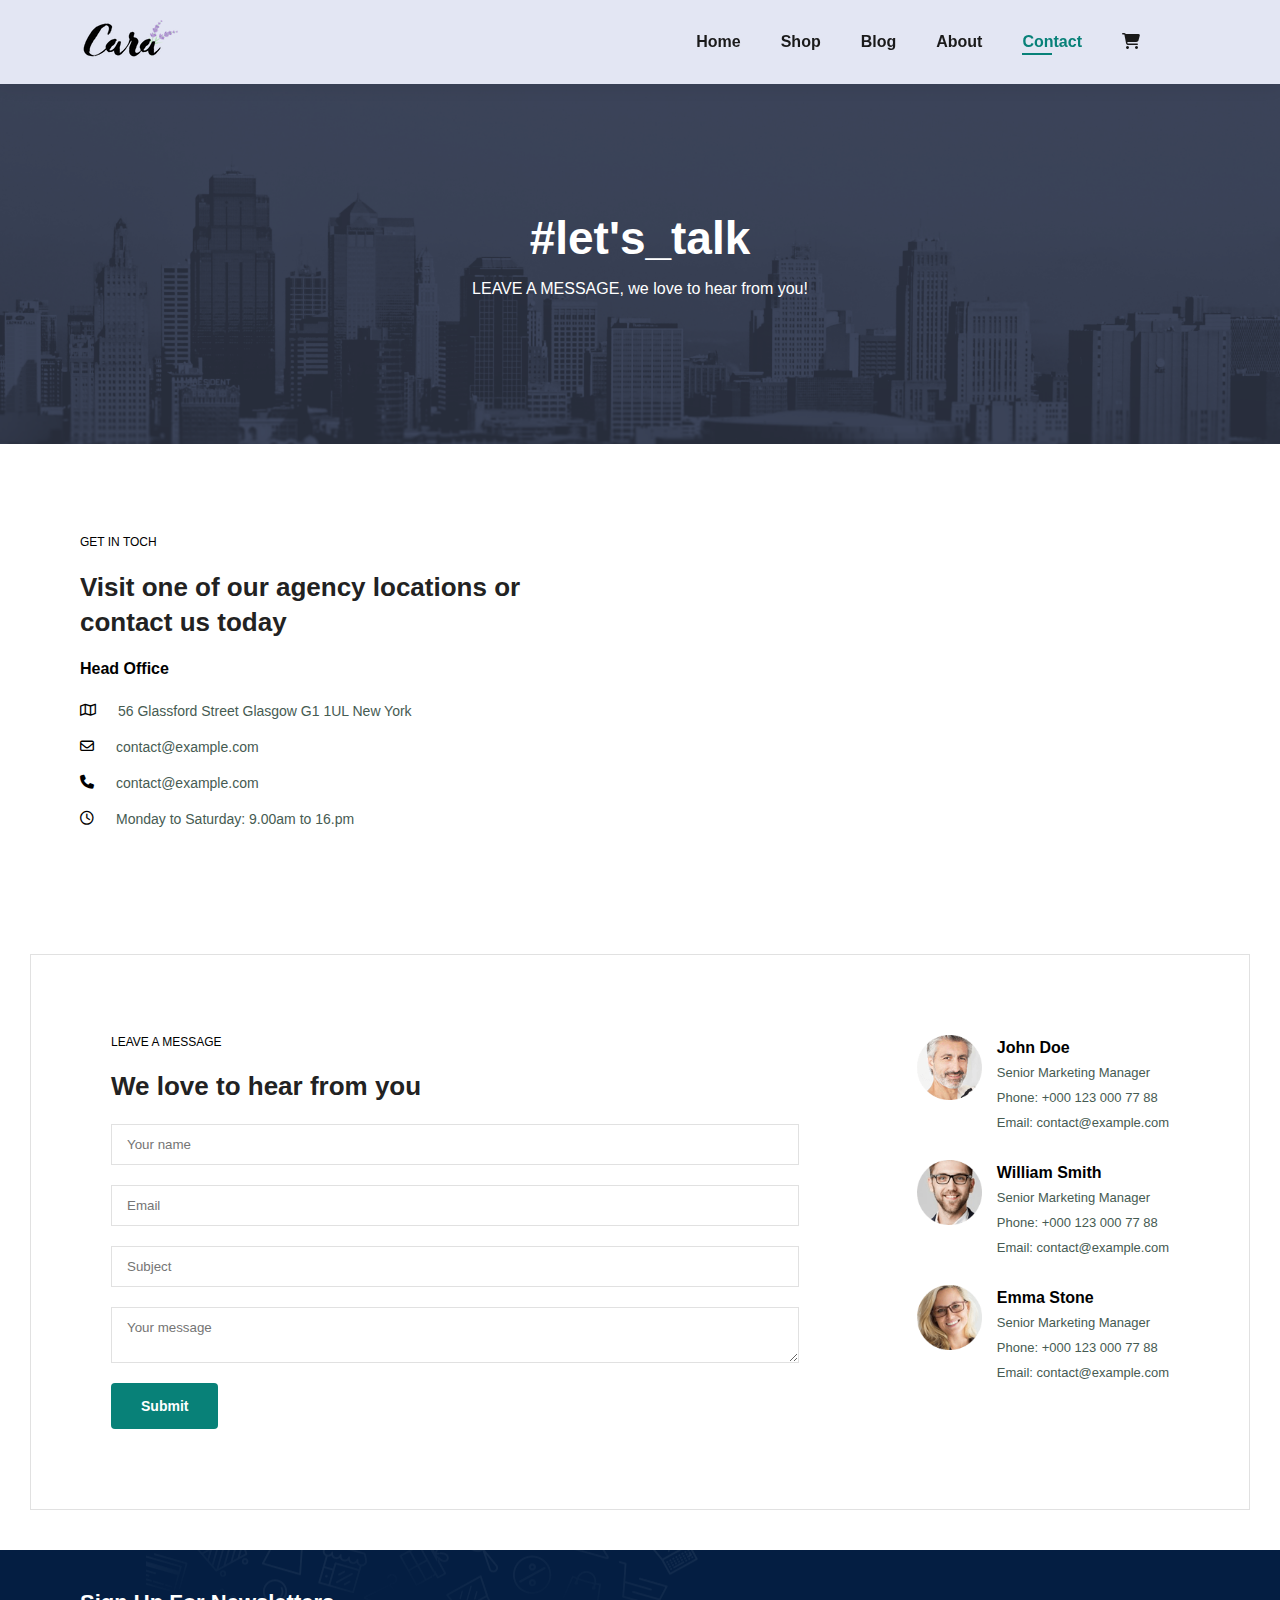
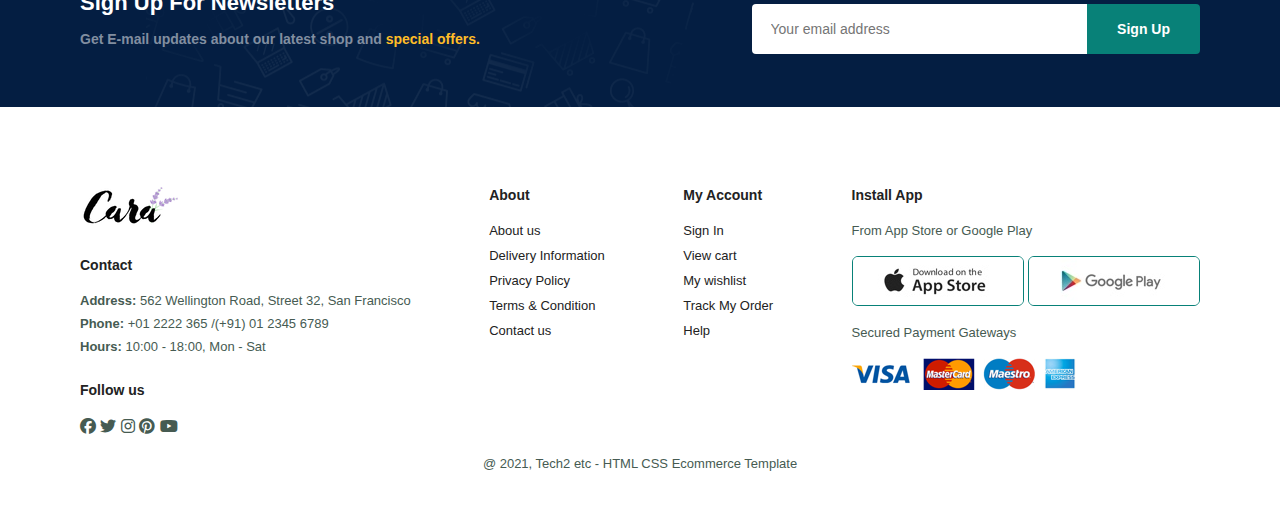
<file: contact.html>
<!DOCTYPE html>
<html lang="en">
  <head>
    <meta charset="UTF-8" />
    <meta name="viewport" content="width=device-width, initial-scale=1.0" />
    <title>Document</title>
    <link
      rel="stylesheet"
      href="https://cdnjs.cloudflare.com/ajax/libs/font-awesome/6.7.2/css/all.min.css"
    />
    <link rel="stylesheet" href="styles.css" />
  </head>
  <body>
    <section id="header">
      <a href="#"><img src="img/logo.png" class="logo" /></a>

      <div>
        <ul id="navbar">
          <li><a href="index.html">Home</a></li>
          <li><a href="shop.html">Shop</a></li>
          <li><a href="blog.html">Blog</a></li>
          <li><a href="about.html">About</a></li>
          <li><a class="active" href="contact.html">Contact</a></li>
          <li>
            <a href="cart.html" id="lg-bag"
              ><i class="fa-solid fa-cart-shopping"></i
            ></a>
          </li>
          <li>
            <a href="#" id="close"><i class="fa-solid fa-xmark"></i></a>
          </li>
        </ul>
      </div>
      <div id="mobile">
        <a href="cart.html"><i class="fa-solid fa-cart-shopping"></i></a>
        <i id="bar" class="fas fa-outdent"></i>
      </div>
    </section>

    <section id="page-header" class="about-header">
      <h2>#let's_talk</h2>
      <p>LEAVE A MESSAGE, we love to hear from you!</p>
    </section>

    <section id="contact-details" class="section-p1">
        <div class="details">
            <span>GET IN TOCH</span>
            <h2>Visit one of our agency locations or contact us today</h2>
            <h3>Head Office</h3>
            <div>
                <li>
                    <i class="fa-regular fa-map"></i>
                    <p>56 Glassford Street Glasgow G1 1UL New York</p>
                </li>
                <li>
                    <i class="fa-regular fa-envelope"></i>
                    <p>contact@example.com</p>
                </li>
                <li>
                    <i class="fa-solid fa-phone"></i>
                    <p>contact@example.com</p>
                </li>
                <li>
                    <i class="fa-regular fa-clock"></i>                  
                     <p>Monday to Saturday: 9.00am to 16.pm</p>
                </li>
            </div>
        </div>
        <div class="map">
            <iframe src="https://www.google.com/maps/embed?pb=!1m18!1m12!1m3!1d469400.48791430274!2d77.0762257289633!3d23.19969756682473!2m3!1f0!2f0!3f0!3m2!1i1024!2i768!4f13.1!3m3!1m2!1s0x397c428f8fd68fbd%3A0x2155716d572d4f8!2sBhopal%2C%20Madhya%20Pradesh!5e0!3m2!1sen!2sin!4v1735397363611!5m2!1sen!2sin" width="600" height="450" style="border:0;" allowfullscreen="" loading="lazy" referrerpolicy="no-referrer-when-downgrade"></iframe>
        </div>
    </section>

    <section id="form-details">
        <form action="">
            <span>LEAVE A MESSAGE</span>
            <h2>We love to hear from you</h2>
            <input type="text" placeholder="Your name">
            <input type="text" placeholder="Email">
            <input type="text" placeholder="Subject">
            <textarea name="" id="" placeholder="Your message"></textarea>
            <button class="normal">Submit</button>
        </form>

        <div class="people">
            <div>
                <img src="img/people/1.png" alt="">
                <p><span>John Doe</span> Senior Marketing Manager <br> Phone: +000 123 000 77 88 <br> Email: contact@example.com</p>
            </div>
            <div>
                <img src="img/people/2.png" alt="">
                <p><span>William Smith</span> Senior Marketing Manager <br> Phone: +000 123 000 77 88 <br> Email: contact@example.com</p>
            </div>
            <div>
                <img src="img/people/3.png" alt="">
                <p><span>Emma Stone</span> Senior Marketing Manager <br> Phone: +000 123 000 77 88 <br> Email: contact@example.com</p>
            </div>
        </div>
    </section>

    <section id="newsletter"class="section-p1 , section-m1">
        <div class="newstext">
          <h4>Sign Up For Newsletters</h4>
          <p>Get E-mail updates about our latest shop and <span>special offers.</span></p>
        </div>
        <div class="form">
          <input type="text" placeholder="Your email address">
          <button class="normal">Sign Up</button>
        </div>
      </section>

    <footer class="section-p1">
      <div class="col">
        <img class="logo" src="img/logo.png" alt="" />
        <h4>Contact</h4>
        <p>
          <strong>Address:</strong> 562 Wellington Road, Street 32, San
          Francisco
        </p>
        <p><strong>Phone:</strong> +01 2222 365 /(+91) 01 2345 6789</p>
        <p><strong>Hours:</strong> 10:00 - 18:00, Mon - Sat</p>
        <div class="follow">
          <h4>Follow us</h4>
          <div class="icon">
            <i class="fab fa-facebook"></i>
            <i class="fab fa-twitter"></i>
            <i class="fab fa-instagram"></i>
            <i class="fab fa-pinterest"></i>
            <i class="fab fa-youtube"></i>
          </div>
        </div>
      </div>
      <div class="col">
        <h4>About</h4>
        <a href="#">About us</a>
        <a href="#">Delivery Information</a>
        <a href="#">Privacy Policy</a>
        <a href="#">Terms & Condition</a>
        <a href="#">Contact us</a>
      </div>
      <div class="col">
        <h4>My Account</h4>
        <a href="#">Sign In</a>
        <a href="#">View cart</a>
        <a href="#">My wishlist</a>
        <a href="#">Track My Order</a>
        <a href="#">Help</a>
      </div>
      <div class="col install">
        <h4>Install App</h4>
        <p>From App Store or Google Play</p>
        <div class="row">
          <img src="img/pay/app.jpg" alt="" />
          <img src="img/pay/play.jpg" alt="" />
        </div>
        <p>Secured Payment Gateways</p>
        <img src="img/pay/pay.png" alt="" />
      </div>
      <div class="copyright">
        <p>@ 2021, Tech2 etc - HTML CSS Ecommerce Template</p>
      </div>
    </footer>

    <script src="script.js"></script>
  </body>
</html>
</file>
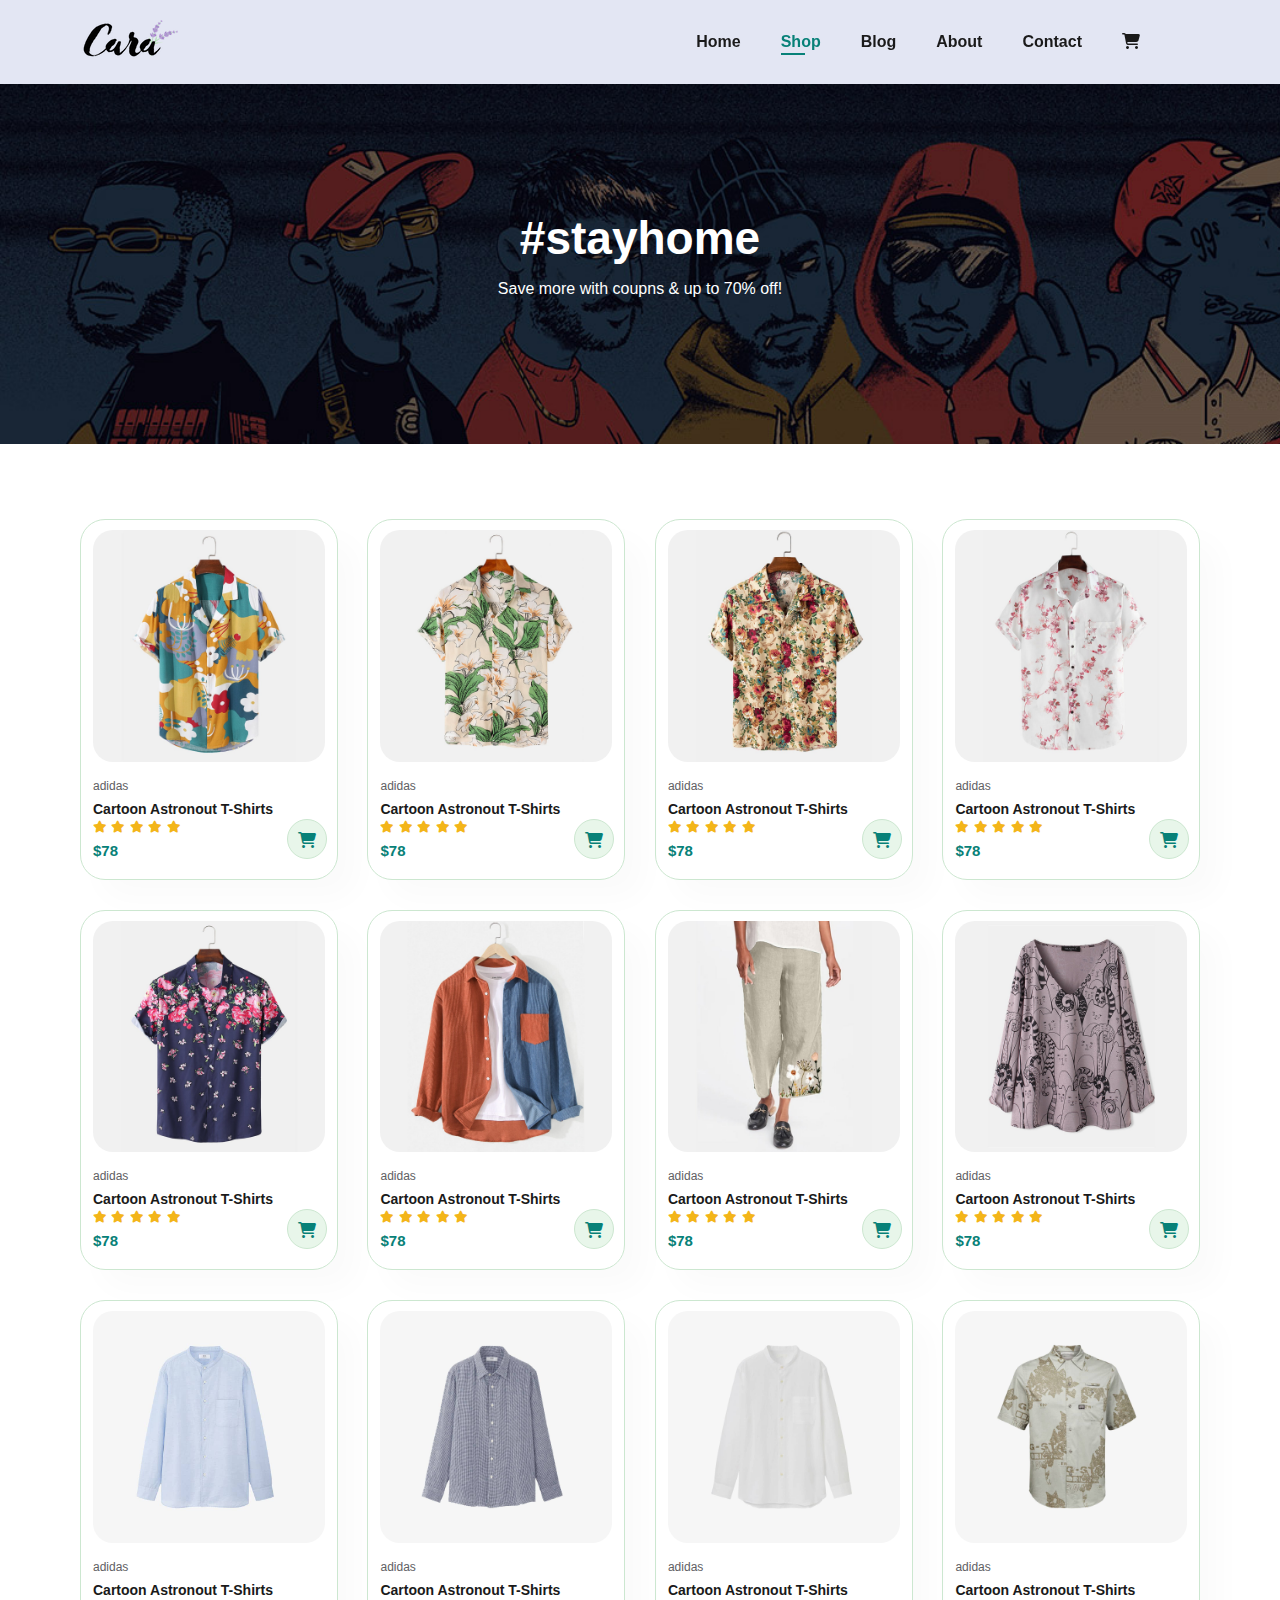
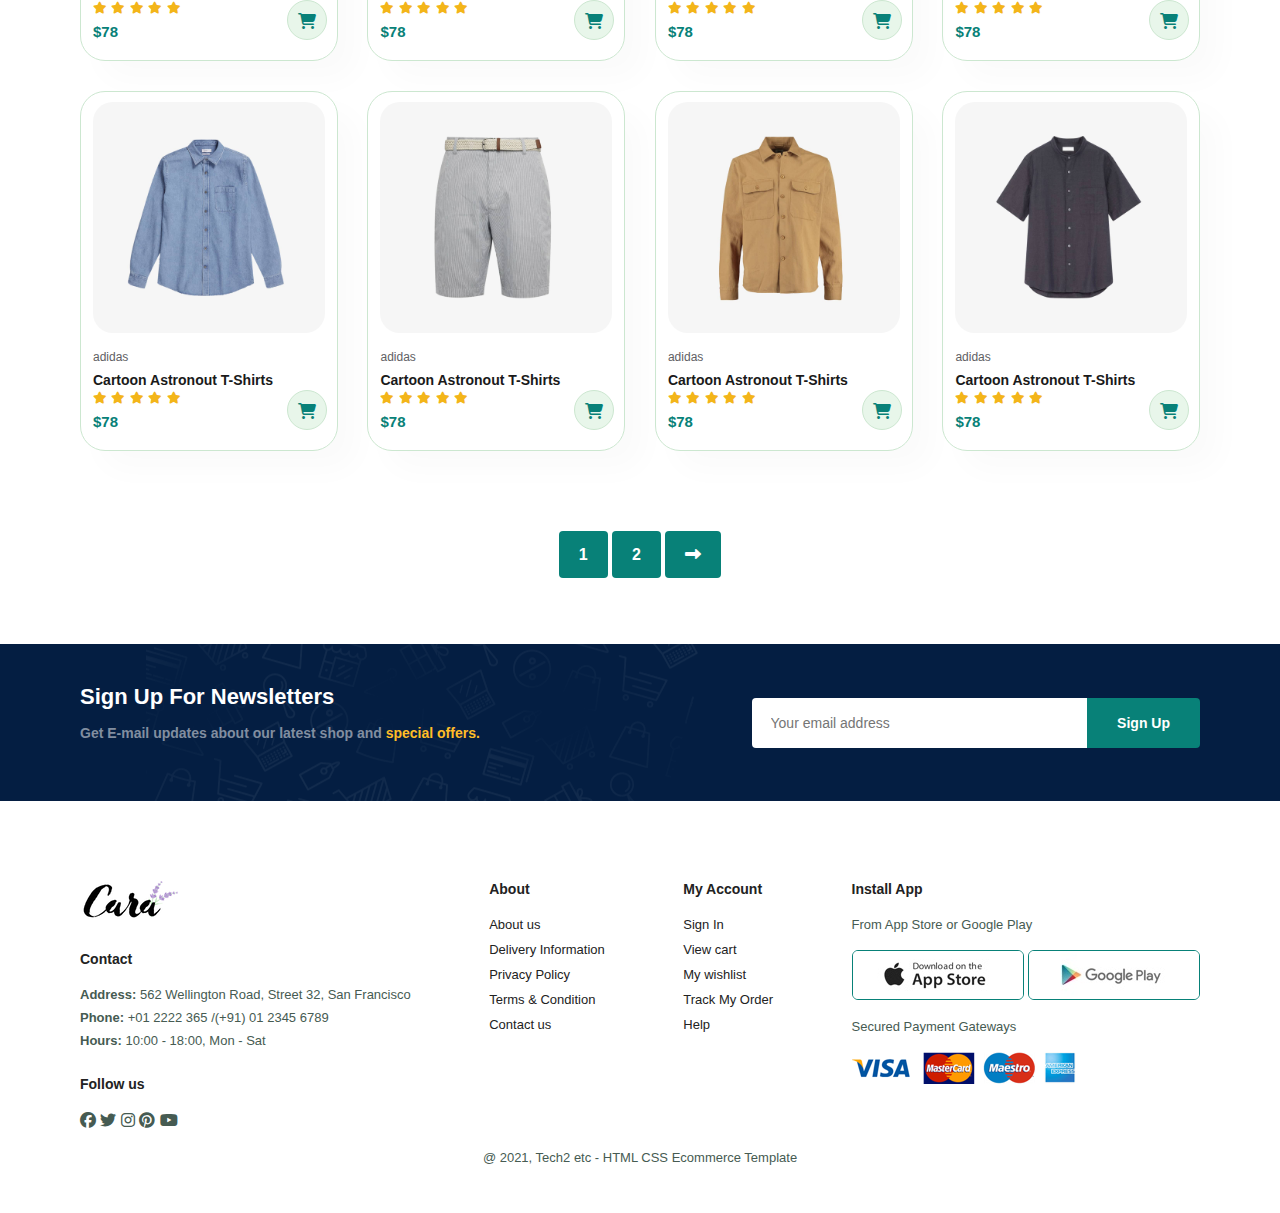
<file: shop.html>
<!DOCTYPE html>
<html lang="en">
  <head>
    <meta charset="UTF-8" />
    <meta name="viewport" content="width=device-width, initial-scale=1.0" />
    <title>Document</title>
    <link
      rel="stylesheet"
      href="https://cdnjs.cloudflare.com/ajax/libs/font-awesome/6.7.2/css/all.min.css"
    />
    <link rel="stylesheet" href="styles.css" />
  </head>
  <body>
    <section id="header">
      <a href="#"><img src="img/logo.png" class="logo" /></a>

      <div>
        <ul id="navbar">
          <li><a href="index.html">Home</a></li>
          <li><a class="active" href="shop.html">Shop</a></li>
          <li><a href="blog.html">Blog</a></li>
          <li><a href="about.html">About</a></li>
          <li><a href="contact.html">Contact</a></li>
          <li>
            <a href="cart.html" id="lg-bag"><i class="fa-solid fa-cart-shopping"></i></a>
          </li>
          <li>            <a href="#" id="close"><i class="fa-solid fa-xmark"></i></a>
          </li>
        </ul>
      </div>
      <div id="mobile">
        <a href="cart.html"><i class="fa-solid fa-cart-shopping"></i></a>
        <i id="bar" class="fas fa-outdent"></i>
      </div>
    </section>

    <section id="page-header">

      <h2>#stayhome</h2>
      <p>Save more with coupns & up to 70% off!</p>
     
    </section>

    <section id="product1" class="section-p1">
      <div class="pro-container">
        <div class="pro" onclick="window.location.href='sproduct.html'">
          <img src="img/products/f1.jpg" alt="" />
          <div class="des">
            <span>adidas</span>
            <h5>Cartoon Astronout T-Shirts</h5>
            <div class="star">
              <i class="fas fa-star"></i>
              <i class="fas fa-star"></i>
              <i class="fas fa-star"></i>
              <i class="fas fa-star"></i>
              <i class="fas fa-star"></i>
            </div>
            <h4>$78</h4>
          </div>
          <a href="#"><i class="fa-solid fa-cart-shopping cart"></i></a>
        </div>
        <div class="pro" onclick="window.location.href='sproduct.html'">
            <img src="img/products/f2.jpg" alt="" />
            <div class="des">
              <span>adidas</span>
              <h5>Cartoon Astronout T-Shirts</h5>
              <div class="star">
                <i class="fas fa-star"></i>
                <i class="fas fa-star"></i>
                <i class="fas fa-star"></i>
                <i class="fas fa-star"></i>
                <i class="fas fa-star"></i>
              </div>
              <h4>$78</h4>
            </div>
            <a href="#"><i class="fa-solid fa-cart-shopping cart"></i></a>
          </div> <div class="pro" onclick="window.location.href='sproduct.html'">
            <img src="img/products/f3.jpg" alt="" />
            <div class="des">
              <span>adidas</span>
              <h5>Cartoon Astronout T-Shirts</h5>
              <div class="star">
                <i class="fas fa-star"></i>
                <i class="fas fa-star"></i>
                <i class="fas fa-star"></i>
                <i class="fas fa-star"></i>
                <i class="fas fa-star"></i>
              </div>
              <h4>$78</h4>
            </div>
            <a href="#"><i class="fa-solid fa-cart-shopping cart"></i></a>
          </div> <div class="pro" onclick="window.location.href='sproduct.html'">
            <img src="img/products/f4.jpg" alt="" />
            <div class="des">
              <span>adidas</span>
              <h5>Cartoon Astronout T-Shirts</h5>
              <div class="star">
                <i class="fas fa-star"></i>
                <i class="fas fa-star"></i>
                <i class="fas fa-star"></i>
                <i class="fas fa-star"></i>
                <i class="fas fa-star"></i>
              </div>
              <h4>$78</h4>
            </div>
            <a href="#"><i class="fa-solid fa-cart-shopping cart"></i></a>
          </div> <div class="pro" onclick="window.location.href='sproduct.html'">
            <img src="img/products/f5.jpg" alt="" />
            <div class="des">
              <span>adidas</span>
              <h5>Cartoon Astronout T-Shirts</h5>
              <div class="star">
                <i class="fas fa-star"></i>
                <i class="fas fa-star"></i>
                <i class="fas fa-star"></i>
                <i class="fas fa-star"></i>
                <i class="fas fa-star"></i>
              </div>
              <h4>$78</h4>
            </div>
            <a href="#"><i class="fa-solid fa-cart-shopping cart"></i></a>
          </div> <div class="pro" onclick="window.location.href='sproduct.html'">
            <img src="img/products/f6.jpg" alt="" />
            <div class="des">
              <span>adidas</span>
              <h5>Cartoon Astronout T-Shirts</h5>
              <div class="star">
                <i class="fas fa-star"></i>
                <i class="fas fa-star"></i>
                <i class="fas fa-star"></i>
                <i class="fas fa-star"></i>
                <i class="fas fa-star"></i>
              </div>
              <h4>$78</h4>
            </div>
            <a href="#"><i class="fa-solid fa-cart-shopping cart"></i></a>
          </div> <div class="pro" onclick="window.location.href='sproduct.html'">
            <img src="img/products/f7.jpg" alt="" />
            <div class="des">
              <span>adidas</span>
              <h5>Cartoon Astronout T-Shirts</h5>
              <div class="star">
                <i class="fas fa-star"></i>
                <i class="fas fa-star"></i>
                <i class="fas fa-star"></i>
                <i class="fas fa-star"></i>
                <i class="fas fa-star"></i>
              </div>
              <h4>$78</h4>
            </div>
            <a href="#"><i class="fa-solid fa-cart-shopping cart"></i></a>
          </div> <div class="pro" onclick="window.location.href='sproduct.html'">
            <img src="img/products/f8.jpg" alt="" />
            <div class="des">
              <span>adidas</span>
              <h5>Cartoon Astronout T-Shirts</h5>
              <div class="star">
                <i class="fas fa-star"></i>
                <i class="fas fa-star"></i>
                <i class="fas fa-star"></i>
                <i class="fas fa-star"></i>
                <i class="fas fa-star"></i>
              </div>
              <h4>$78</h4>
            </div>
            <a href="#"><i class="fa-solid fa-cart-shopping cart"></i></a>
          </div>

          <div class="pro" onclick="window.location.href='sproduct.html'">
            <img src="img/products/n1.jpg" alt="" />
            <div class="des">
              <span>adidas</span>
              <h5>Cartoon Astronout T-Shirts</h5>
              <div class="star">
                <i class="fas fa-star"></i>
                <i class="fas fa-star"></i>
                <i class="fas fa-star"></i>
                <i class="fas fa-star"></i>
                <i class="fas fa-star"></i>
              </div>
              <h4>$78</h4>
            </div>
            <a href="#"><i class="fa-solid fa-cart-shopping cart"></i></a>
          </div>
          <div class="pro" onclick="window.location.href='sproduct.html'">
              <img src="img/products/n2.jpg" alt="" />
              <div class="des">
                <span>adidas</span>
                <h5>Cartoon Astronout T-Shirts</h5>
                <div class="star">
                  <i class="fas fa-star"></i>
                  <i class="fas fa-star"></i>
                  <i class="fas fa-star"></i>
                  <i class="fas fa-star"></i>
                  <i class="fas fa-star"></i>
                </div>
                <h4>$78</h4>
              </div>
              <a href="#"><i class="fa-solid fa-cart-shopping cart"></i></a>
            </div> <div class="pro">
              <img src="img/products/n3.jpg" alt="" />
              <div class="des">
                <span>adidas</span>
                <h5>Cartoon Astronout T-Shirts</h5>
                <div class="star">
                  <i class="fas fa-star"></i>
                  <i class="fas fa-star"></i>
                  <i class="fas fa-star"></i>
                  <i class="fas fa-star"></i>
                  <i class="fas fa-star"></i>
                </div>
                <h4>$78</h4>
              </div>
              <a href="#"><i class="fa-solid fa-cart-shopping cart"></i></a>
            </div> <div class="pro">
              <img src="img/products/n4.jpg" alt="" />
              <div class="des">
                <span>adidas</span>
                <h5>Cartoon Astronout T-Shirts</h5>
                <div class="star">
                  <i class="fas fa-star"></i>
                  <i class="fas fa-star"></i>
                  <i class="fas fa-star"></i>
                  <i class="fas fa-star"></i>
                  <i class="fas fa-star"></i>
                </div>
                <h4>$78</h4>
              </div>
              <a href="#"><i class="fa-solid fa-cart-shopping cart"></i></a>
            </div> <div class="pro">
              <img src="img/products/n5.jpg" alt="" />
              <div class="des">
                <span>adidas</span>
                <h5>Cartoon Astronout T-Shirts</h5>
                <div class="star">
                  <i class="fas fa-star"></i>
                  <i class="fas fa-star"></i>
                  <i class="fas fa-star"></i>
                  <i class="fas fa-star"></i>
                  <i class="fas fa-star"></i>
                </div>
                <h4>$78</h4>
              </div>
              <a href="#"><i class="fa-solid fa-cart-shopping cart"></i></a>
            </div> <div class="pro">
              <img src="img/products/n6.jpg" alt="" />
              <div class="des">
                <span>adidas</span>
                <h5>Cartoon Astronout T-Shirts</h5>
                <div class="star">
                  <i class="fas fa-star"></i>
                  <i class="fas fa-star"></i>
                  <i class="fas fa-star"></i>
                  <i class="fas fa-star"></i>
                  <i class="fas fa-star"></i>
                </div>
                <h4>$78</h4>
              </div>
              <a href="#"><i class="fa-solid fa-cart-shopping cart"></i></a>
            </div> <div class="pro">
              <img src="img/products/n7.jpg" alt="" />
              <div class="des">
                <span>adidas</span>
                <h5>Cartoon Astronout T-Shirts</h5>
                <div class="star">
                  <i class="fas fa-star"></i>
                  <i class="fas fa-star"></i>
                  <i class="fas fa-star"></i>
                  <i class="fas fa-star"></i>
                  <i class="fas fa-star"></i>
                </div>
                <h4>$78</h4>
              </div>
              <a href="#"><i class="fa-solid fa-cart-shopping cart"></i></a>
            </div> <div class="pro">
              <img src="img/products/n8.jpg" alt="" />
              <div class="des">
                <span>adidas</span>
                <h5>Cartoon Astronout T-Shirts</h5>
                <div class="star">
                  <i class="fas fa-star"></i>
                  <i class="fas fa-star"></i>
                  <i class="fas fa-star"></i>
                  <i class="fas fa-star"></i>
                  <i class="fas fa-star"></i>
                </div>
                <h4>$78</h4>
              </div>
              <a href="#"><i class="fa-solid fa-cart-shopping cart"></i></a>
            </div>
        </div>
      </section>

      <section id="pagination" class="section-p1">
        <a href="#">1</a>
        <a href="#">2</a>
        <a href="#"><i class="fa-solid fa-right-long"></i></a>
      </section>

      <section id="newsletter"class="section-p1 , section-m1">
        <div class="newstext">
          <h4>Sign Up For Newsletters</h4>
          <p>Get E-mail updates about our latest shop and <span>special offers.</span></p>
        </div>
        <div class="form">
          <input type="text" placeholder="Your email address">
          <button class="normal">Sign Up</button>
        </div>
      </section>

      <footer class="section-p1">
          <div class="col">
            <img class="logo" src="img/logo.png" alt="">
            <h4>Contact</h4>
            <p> <strong>Address:</strong> 562 Wellington Road, Street 32, San Francisco</p>
            <p><strong>Phone:</strong> +01 2222 365 /(+91) 01 2345 6789</p>
            <p><strong>Hours:</strong> 10:00 - 18:00, Mon - Sat</p>
            <div class="follow">
              <h4>Follow us</h4>
              <div class="icon">
                <i class="fab fa-facebook"></i>
                <i class="fab fa-twitter"></i>
                <i class="fab fa-instagram"></i>
                <i class="fab fa-pinterest"></i>
                <i class="fab fa-youtube"></i>
              </div>
            </div>
          </div>
          <div class="col">
            <h4>About</h4>
            <a href="#">About us</a>
            <a href="#">Delivery Information</a>
            <a href="#">Privacy Policy</a>
            <a href="#">Terms & Condition</a>
            <a href="#">Contact us</a>
          </div>
          <div class="col">
            <h4>My Account</h4>
            <a href="#">Sign In</a>
            <a href="#">View cart</a>
            <a href="#">My wishlist</a>
            <a href="#">Track My Order</a>
            <a href="#">Help</a>
          </div>
          <div class="col install">
              <h4>Install App</h4>
              <p>From App Store or Google Play</p>
              <div class="row">
                <img src="img/pay/app.jpg" alt="">
                <img src="img/pay/play.jpg" alt="">
              </div>
              <p>Secured Payment Gateways</p>
              <img src="img/pay/pay.png" alt="">
          </div>
          <div class="copyright">
            <p>@ 2021, Tech2 etc - HTML CSS Ecommerce Template</p>
          </div>
      </footer>
     
    <script src="script.js"></script>
  </body>
</html>
</file>
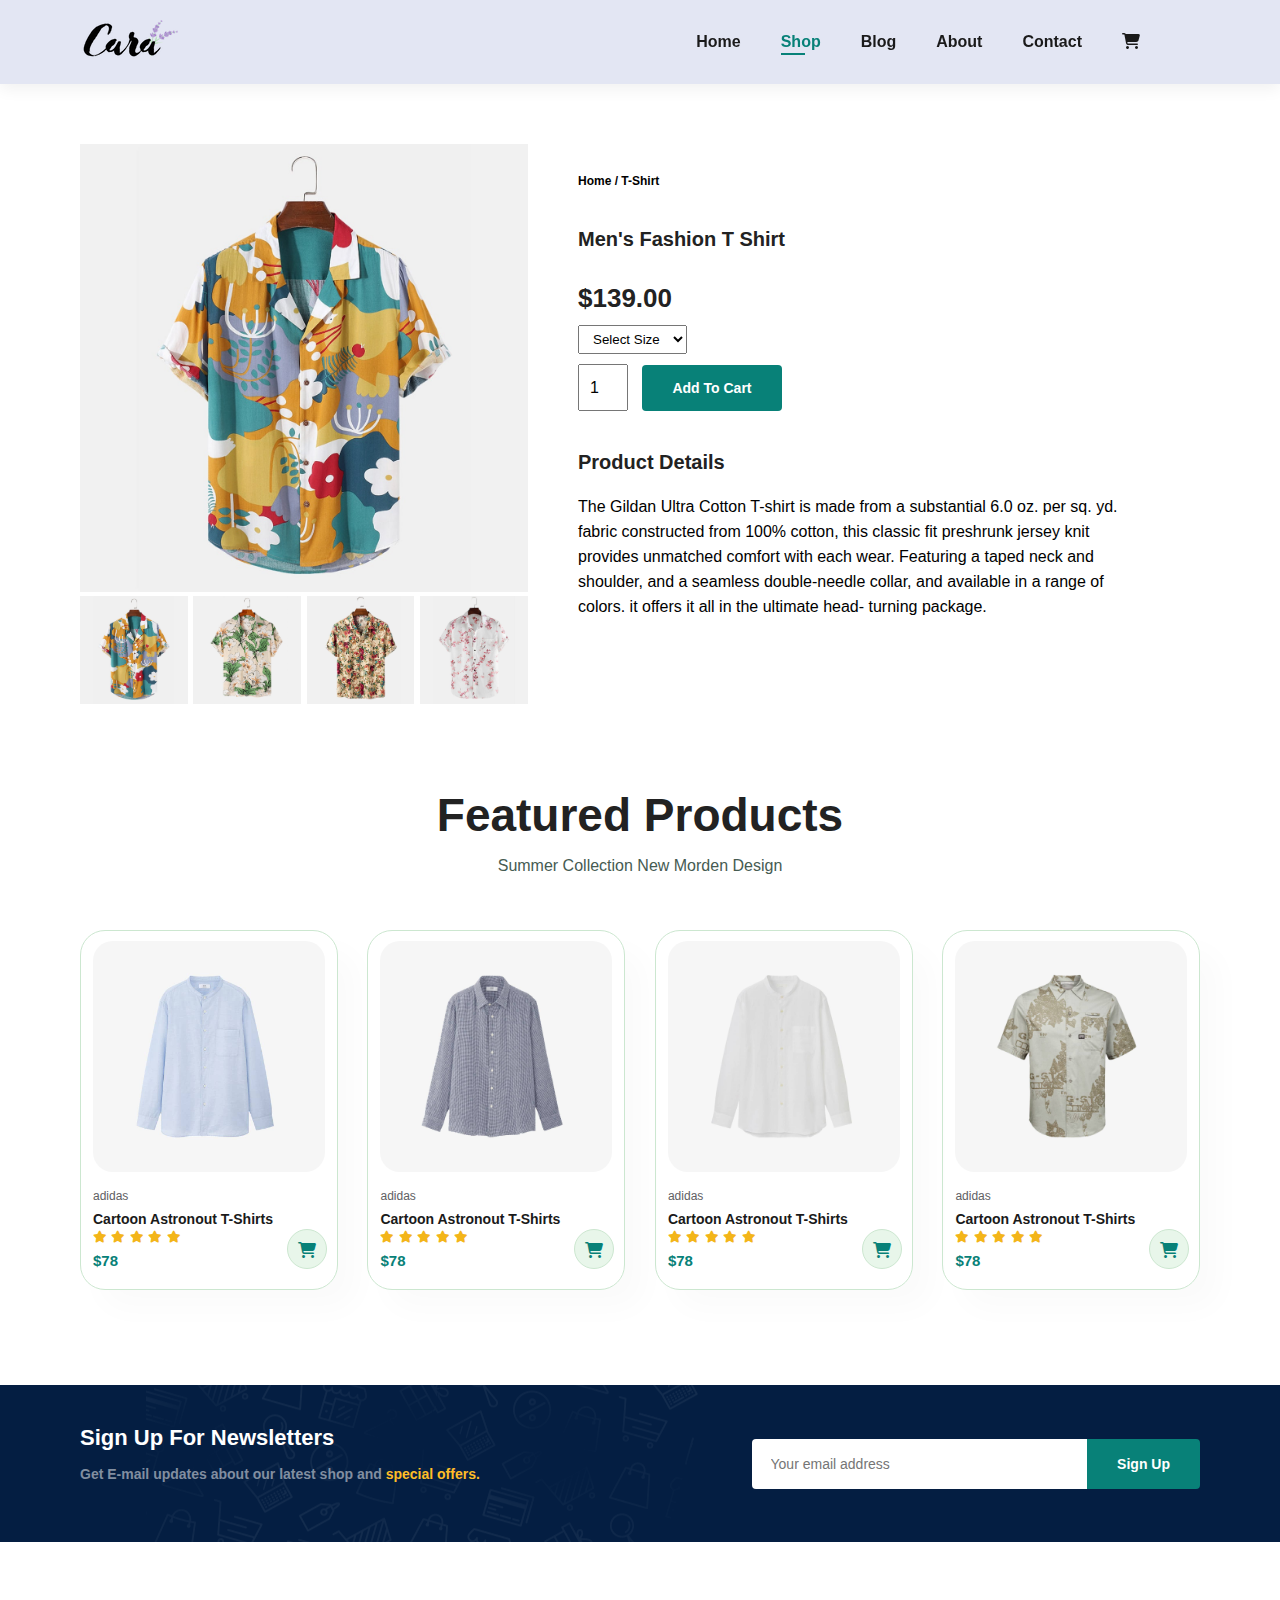
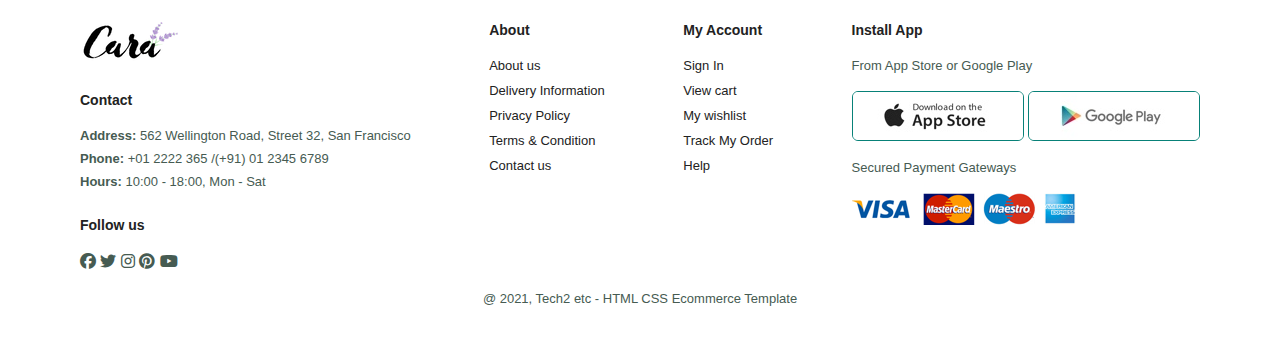
<file: sproduct.html>
<!DOCTYPE html>
<html lang="en">
  <head>
    <meta charset="UTF-8" />
    <meta name="viewport" content="width=device-width, initial-scale=1.0" />
    <title>Document</title>
    <link
      rel="stylesheet"
      href="https://cdnjs.cloudflare.com/ajax/libs/font-awesome/6.7.2/css/all.min.css"
    />
    <link rel="stylesheet" href="styles.css" />
  </head>
  <body>
    <section id="header">
      <a href="#"><img src="img/logo.png" class="logo" /></a>

      <div>
        <ul id="navbar">
          <li><a href="index.html">Home</a></li>
          <li><a class="active" href="shop.html">Shop</a></li>
          <li><a href="blog.html">Blog</a></li>
          <li><a href="about.html">About</a></li>
          <li><a href="contact.html">Contact</a></li>
          <li>
            <a href="cart.html" id="lg-bag"><i class="fa-solid fa-cart-shopping"></i></a>
          </li>
          <li>            <a href="#" id="close"><i class="fa-solid fa-xmark"></i></a>
          </li>
        </ul>
      </div>
      <div id="mobile">
        <a href="cart.html"><i class="fa-solid fa-cart-shopping"></i></a>
        <i id="bar" class="fas fa-outdent"></i>
      </div>
    </section>

    <section id="prodetails" class="section-p1">
        <div class="single-pro-image">
            <img src="img/products/f1.jpg" width="100%" id="MainImg" alt="">

            <div class="small-img-group">
                <div class="small-img-col">
                    <img src="img/products/f1.jpg" width="100%" class="small-img" alt="">
                </div>
                <div class="small-img-col">
                    <img src="img/products/f2.jpg" width="100%" class="small-img" alt="">
                </div>
                <div class="small-img-col">
                    <img src="img/products/f3.jpg" width="100%" class="small-img" alt="">
                </div>
                <div class="small-img-col">
                    <img src="img/products/f4.jpg" width="100%" class="small-img" alt="">
                </div>
            </div>
        </div>
        <div class="single-pro-details">
            <h6>Home / T-Shirt</h6>
            <h4>Men's Fashion T Shirt</h4>
            <h2>$139.00</h2>
            <select >
                <option>Select Size</option>
                <option>XL</option>
                <option>XXL</option>
                <option>Small</option>
                <option>Large</option>
            </select>
            <input type="number" value="1">
            <button class="normal">Add To Cart</button>
            <h4>Product Details</h4>
            <span>The Gildan Ultra Cotton T-shirt is made from a substantial 6.0 oz. per sq. yd. 
                fabric constructed from 100% cotton, this classic fit preshrunk jersey knit provides 
                unmatched comfort with each wear. Featuring a taped neck and shoulder, and a seamless double-needle collar, 
                and available in a range of colors. it offers it all in the ultimate head- turning package.
            </span>
        </div>
    </section>

    <section id="product1" class="section-p1">
        <h2>Featured Products</h2>
        <p>Summer Collection New Morden Design</p>
        <div class="pro-container">
          <div class="pro ">
            <img src="img/products/n1.jpg" alt="" />
            <div class="des">
              <span>adidas</span>
              <h5>Cartoon Astronout T-Shirts</h5>
              <div class="star">
                <i class="fas fa-star"></i>
                <i class="fas fa-star"></i>
                <i class="fas fa-star"></i>
                <i class="fas fa-star"></i>
                <i class="fas fa-star"></i>
              </div>
              <h4>$78</h4>
            </div>
            <a href="#"><i class="fa-solid fa-cart-shopping cart"></i></a>
          </div>
          <div class="pro">
              <img src="img/products/n2.jpg" alt="" />
              <div class="des">
                <span>adidas</span>
                <h5>Cartoon Astronout T-Shirts</h5>
                <div class="star">
                  <i class="fas fa-star"></i>
                  <i class="fas fa-star"></i>
                  <i class="fas fa-star"></i>
                  <i class="fas fa-star"></i>
                  <i class="fas fa-star"></i>
                </div>
                <h4>$78</h4>
              </div>
              <a href="#"><i class="fa-solid fa-cart-shopping cart"></i></a>
            </div> <div class="pro">
              <img src="img/products/n3.jpg" alt="" />
              <div class="des">
                <span>adidas</span>
                <h5>Cartoon Astronout T-Shirts</h5>
                <div class="star">
                  <i class="fas fa-star"></i>
                  <i class="fas fa-star"></i>
                  <i class="fas fa-star"></i>
                  <i class="fas fa-star"></i>
                  <i class="fas fa-star"></i>
                </div>
                <h4>$78</h4>
              </div>
              <a href="#"><i class="fa-solid fa-cart-shopping cart"></i></a>
            </div> 
            <div class="pro">
              <img src="img/products/n4.jpg" alt="" />
              <div class="des">
                <span>adidas</span>
                <h5>Cartoon Astronout T-Shirts</h5>
                <div class="star">
                  <i class="fas fa-star"></i>
                  <i class="fas fa-star"></i>
                  <i class="fas fa-star"></i>
                  <i class="fas fa-star"></i>
                  <i class="fas fa-star"></i>
                </div>
                <h4>$78</h4>
              </div>
              <a href="#"><i class="fa-solid fa-cart-shopping cart"></i></a>
        </div>
        </div>
      </section>

      <section id="newsletter"class="section-p1 , section-m1">
        <div class="newstext">
          <h4>Sign Up For Newsletters</h4>
          <p>Get E-mail updates about our latest shop and <span>special offers.</span></p>
        </div>
        <div class="form">
          <input type="text" placeholder="Your email address">
          <button class="normal">Sign Up</button>
        </div>
      </section>

      <footer class="section-p1">
          <div class="col">
            <img class="logo" src="img/logo.png" alt="">
            <h4>Contact</h4>
            <p> <strong>Address:</strong> 562 Wellington Road, Street 32, San Francisco</p>
            <p><strong>Phone:</strong> +01 2222 365 /(+91) 01 2345 6789</p>
            <p><strong>Hours:</strong> 10:00 - 18:00, Mon - Sat</p>
            <div class="follow">
              <h4>Follow us</h4>
              <div class="icon">
                <i class="fab fa-facebook"></i>
                <i class="fab fa-twitter"></i>
                <i class="fab fa-instagram"></i>
                <i class="fab fa-pinterest"></i>
                <i class="fab fa-youtube"></i>
              </div>
            </div>
          </div>
          <div class="col">
            <h4>About</h4>
            <a href="#">About us</a>
            <a href="#">Delivery Information</a>
            <a href="#">Privacy Policy</a>
            <a href="#">Terms & Condition</a>
            <a href="#">Contact us</a>
          </div>
          <div class="col">
            <h4>My Account</h4>
            <a href="#">Sign In</a>
            <a href="#">View cart</a>
            <a href="#">My wishlist</a>
            <a href="#">Track My Order</a>
            <a href="#">Help</a>
          </div>
          <div class="col install">
              <h4>Install App</h4>
              <p>From App Store or Google Play</p>
              <div class="row">
                <img src="img/pay/app.jpg" alt="">
                <img src="img/pay/play.jpg" alt="">
              </div>
              <p>Secured Payment Gateways</p>
              <img src="img/pay/pay.png" alt="">
          </div>
          <div class="copyright">
            <p>@ 2021, Tech2 etc - HTML CSS Ecommerce Template</p>
          </div>
      </footer>


      <script>
        var MainImg=document.getElementById("MainImg");
        var smalling=document.getElementsByClassName("small-img");

        smalling[0].onclick=function()
        {
          MainImg.src=smalling[0].src;
        }

        smalling[1].onclick=function()
        {
          MainImg.src=smalling[1].src;
        }
        smalling[2].onclick=function()
        {
          MainImg.src=smalling[2].src;
        }

        smalling[3].onclick=function()
        {
          MainImg.src=smalling[3].src;
        }
      </script>
     
    <script src="script.js"></script>
  </body>
</html>
</file>
<file: styles.css>
@import url("https://fonts.googleapis.com/css2?family=League+Spartan:wght@100..900&display=swap");

* {
    margin: 0;
    padding: 0;
    box-sizing: border-box;
    font-family: "spartan", sans-serif;
}

h1 {
    font-size: 50px;
    line-height: 64px;
    color: #222;
}

h2 {
    font-size: 46px;
    line-height: 54px;
    color: #222;
}

h4 {
    font-size: 20px;
    color: #222;
}

h6 {
    font-size: 12px;
    font-weight: 700;
}

p {
    font-size: 16px;
    color: #465b52;
    margin: 15px 0 20px 0;
}

.section-p1 {
    padding: 40px 80px;
}

.section-m1 {
    margin: 40px 0;
}

button.normal {
    font-size: 14px;
    font-weight: 600;
    padding: 15px 30px;
    color: #000;
    background-color: #fff;
    border-radius: 4px;
    cursor: pointer;
    border: none;
    outline: none;
    transition: 0.2s;
}

button.white {
    font-size: 13px;
    font-weight: 600;
    padding: 11px 18px;
    color: #fff;
    background-color: transparent;
    cursor: pointer;
    border: 1px solid #fff;
    outline: none;
    transition: 0.2s;
}

body {
    width: 100%;
}

/* Header start */
#header {
    display: flex;
    align-items: center;
    justify-content: space-between;
    padding: 20px 80px;
    background: #e3e6f3;
    box-shadow: 0 5px 15px rgba(0, 0, 0, 0.06);
    z-index: 999;
    position: sticky;
    top: 0;
    left: 0;
}

#navbar {
    display: flex;
    align-items: center;
    justify-content: center;
}

#navbar li {
    list-style: none;
    padding: 0 20px;
    position: relative;
}

#navbar li a {
    text-decoration: none;
    font-size: 16px;
    font-weight: 600;
    color: #1a1a1a;
    transition: 0.3s ease;
}

#navbar li a:hover,
#navbar li a.active {
    color: #088178;
}

#navbar li a.active::after,
#navbar li a:hover::after {
    content: "";
    width: 30%;
    height: 2px;
    background: #088178;
    position: absolute;
    bottom: -4px;
    left: 20px;
}

#mobile {
    display: none;
    align-items: center;
}

#close {
    display: none;
}

/* Home page */
#hero {
    background-image: url("img/hero4.png");
    height: 90vh;
    width: 100%;
    background-size: cover;
    background-position: top 25% right 0;
    padding: 0 80px;
    display: flex;
    flex-direction: column;
    align-items: flex-start;
    justify-content: center;
}

#hero h4 {
    padding-bottom: 15x;
}

#hero h1 {
    color: #088178;
}

#hero button {
    background-image: url("img/button.png");
    background-color: transparent;
    color: #088178;
    border: 0;
    padding: 14px 80px 14px 65px;
    background-repeat: no-repeat;
    cursor: pointer;
    font-weight: 700;
    font-size: 15px;
}

#feature {
    display: flex;
    align-items: center;
    justify-content: space-between;
    flex-wrap: wrap;
}

#feature .fe-box {
    width: 180px;
    text-align: center;
    padding: 25px 15px;
    box-shadow: 20px 20px 34px rgba(0, 0, 0, 0.03);
    border: 1px solid #cce7d0;
    border-radius: 4px;
    margin: 15px 0;
}

#feature .fe-box:hover {
    box-shadow: 10px 10px 54px rgba(70, 62, 221, 0.1);
}

#feature .fe-box img {
    width: 100%;
    margin-bottom: 10px;
}

#feature .fe-box h6 {
    display: inline-block;
    padding: 9px 8px 6px 8px;
    line-height: 1;
    border-radius: 4px;
    color: #088178;
    background-color: #fddde4;
}

#feature .fe-box:nth-child(2) h6 {
    background-color: #cdebbc;
}

#feature .fe-box:nth-child(3) h6 {
    background-color: #d1e8f2;
}

#feature .fe-box:nth-child(4) h6 {
    background-color: #cdd4f8;
}

#feature .fe-box:nth-child(5) h6 {
    background-color: #f6dbf6;
}

#feature .fe-box:nth-child(6) h6 {
    background-color: #fff2e5;
}

#product1 {
    text-align: center;
}

#product1 .pro-container {
    display: flex;
    justify-content: space-between;
    padding-top: 20px;
    flex-wrap: wrap;
}

#product1 .pro {
    width: 23%;
    min-width: 250px;
    padding: 10px 12px;
    border: 1px solid #cce7d0;
    border-radius: 25px;
    cursor: pointer;
    box-shadow: 20px 20px 30px rgba(0, 0, 0, 0.02);
    margin: 15px 0;
    position: relative;
    transition: 0.2s ease;
}

#product1 .pro:hover {
    box-shadow: 20px 20px 30px rgba(0, 0, 0, 0.06);
}

#product1 .pro img {
    width: 100%;
    border-radius: 20px;
}

#product1 .pro .des {
    text-align: start;
    padding: 10px 0;
}

#product1 .pro .des span {
    color: #606063;
    font-size: 12px;
}

#product1 .pro .des h5 {
    padding-top: 7px;
    font-size: 14px;
    color: #1a1a1a;
}

#product1 .pro .des i {
    font-size: 12px;
    color: rgba(243, 181, 25);
}

#product1 .pro .des h4 {
    padding-top: 7px;
    font-size: 15px;
    font-weight: 700;
    color: #088178;
}

#product1 .pro .cart {
    width: 40px;
    height: 40px;
    line-height: 40px;
    border-radius: 50px;
    background-color: #e8f6ea;
    color: #088178;
    border: 1px solid #cce7d0;
    position: absolute;
    bottom: 20px;
    right: 10px;
}

#banner {
    display: flex;
    flex-direction: column;
    text-align: center;
    justify-content: center;
    align-items: center;
    background-image: url("img/banner/b2.jpg");
    width: 100%;
    height: 40vh;
    background-size: cover;
    background-position: center;
}

#banner h4 {
    color: #fff;
    font-size: 16px;
}

#banner h2 {
    color: #fff;
    font-size: 30px;
    padding: 10px 0;
}

#banner h2 span {
    color: #ef3636;
}

#banner button:hover {
    background-color: #088178;
    color: #fff;
}

#sm-banner {
    display: flex;
    justify-content: space-evenly;
    flex-wrap: wrap;
}

#sm-banner .banner-box {
    display: flex;
    padding: 30px;
    align-items: flex-start;
    justify-content: center;
    flex-direction: column;
    background-image: url("img/banner/b17.jpg");
    min-width: 580px;
    height: 50vh;
    background-size: cover;
    background-position: center;
}

#sm-banner .banner-box2 {
    background-image: url("img/banner/b10.jpg");
}

#sm-banner h4 {
    color: #fff;
    font-size: 20px;
    font-weight: 300;
}

#sm-banner h2 {
    color: #fff;
    font-size: 28px;
    font-weight: 800;
}

#sm-banner span {
    color: #fff;
    font-size: 14px;
    font-weight: 500;
    padding-bottom: 15px;
}

#sm-banner .banner-box:hover button {
    background-color: #088178;
    border: 1px solid #088178;
}

#banner3 {
    display: flex;
    justify-content: space-between;
    flex-wrap: wrap;
    padding: 0 80px;
}

#banner3 .banner-box {
    display: flex;
    padding: 20px;
    align-items: flex-start;
    justify-content: center;
    flex-direction: column;
    background-image: url("img/banner/b7.jpg");
    min-width: 30%;
    height: 30vh;
    background-size: cover;
    background-position: center;
    margin-bottom: 20px;
}

#banner3 .banner-box2 {
    background-image: url("img/banner/b4.jpg");
}

#banner3 .banner-box3 {
    background-image: url("img/banner/b18.jpg");
}

#banner3 h2 {
    color: #fff;
    font-weight: 900;
    font-size: 22px;
}

#banner3 h3 {
    color: #ec544e;
    font-weight: 800;
    font-size: 15px;
}

#newsletter {
    display: flex;
    justify-content: space-between;
    flex-wrap: wrap;
    align-items: center;
    background-image: url("img/banner/b14.png");
    background-repeat: no-repeat;
    background-position: 20% 30%;
    background-color: #041e42;
}

#newsletter h4 {
    font-size: 22px;
    font-weight: 700;
    color: #fff;
}

#newsletter p {
    font-size: 14px;
    font-weight: 600;
    color: #818ea0;
}

#newsletter p span {
    color: #ffbd27;
}

#newsletter input {
    height: 3.125rem;
    padding: 0 1.25em;
    font-size: 14px;
    width: 100%;
    border: 1px solid transparent;
    border-radius: 4px;
    outline: none;
    border-top-right-radius: 0;
    border-bottom-right-radius: 0;
}

#newsletter button {
    background-color: #088178;
    color: #fff;
    white-space: nowrap;
    border-top-left-radius: 0;
    border-bottom-left-radius: 0;
}

#newsletter .form {
    display: flex;
    width: 40%;
}

footer {
    display: flex;
    flex-wrap: wrap;
    justify-content: space-between;
}

footer .col {
    display: flex;
    flex-direction: column;
    align-items: flex-start;
    margin-bottom: 20px;
}

footer .logo {
    margin-bottom: 30px;
}

footer h4 {
    font-size: 14px;
    padding-bottom: 20px;
}

footer p {
    font-size: 13px;
    margin: 0 0 8px 0;
}

footer a {
    font-size: 13px;
    text-decoration: none;
    color: #222;
    margin-bottom: 10px;
}

footer .follow {
    margin-top: 20px;
}

footer .follow {
    color: #465b52;
    padding-right: 4px;
    cursor: pointer;
}

footer .install .row img {
    border: 1px solid #088178;
    border-radius: 6px;
}

footer .install img {
    margin: 10px 0 15px 0;
}

footer .follow i:hover,
footer a:hover {
    color: #088178;
}

footer .copyright {
    width: 100%;
    text-align: center;
}

/* Shop page */

#page-header {
    background-image: url("img/banner/b1.jpg");
    width: 100%;
    height: 40vh;
    background-size: cover;
    display: flex;
    justify-content: center;
    text-align: center;
    flex-direction: column;
    padding: 14px;
}

#page-header h2,
#page-header p {
    color: white;
}

#pagination {
    text-align: center;
}

#pagination a {
    text-decoration: none;
    background-color: #088178;
    padding: 15px 20px;
    border-radius: 4px;
    color: #fff;
    font-weight: 600;
}

#pagination a i {
    font-size: 16px;
    font-weight: 600;
}

/* single products */

#prodetails {
    display: flex;
    margin-top: 20px;
}

#prodetails .single-pro-image {
    width: 40%;
    margin-right: 50px;
}

.small-img-group {
    display: flex;
    justify-content: space-between;
}

.small-img-col {
    flex-basis: 24%;
    cursor: pointer;
}

#prodetails .single-pro-details {
    width: 50%;
    padding-top: 30px;
}

#prodetails .single-pro-details h4 {
    padding: 40px 0 20px 0;
}

#prodetails .single-pro-details h2 {
    font-size: 26px;
}

#prodetails .single-pro-details select {
    display: block;
    padding: 5px 10px;
    margin-bottom: 10px;
}

#prodetails .single-pro-details input {
    width: 50px;
    height: 47px;
    padding-left: 10px;
    font-size: 16px;
    margin-right: 10px;
}

#prodetails .single-pro-details button {
    background-color: #088178;
    color: white;
}

#prodetails .single-pro-details input:focus {
    outline: none;
}

#prodetails .single-pro-details span {
    line-height: 25px;
}

/* Blog Page  */

#page-header.blog-header {
    background-image: url("img/banner/b19.jpg");
}

#blog {
    padding: 150px 150px 0 150px;
}

#blog .blog-box {
    display: flex;
    align-items: center;
    width: 100%;
    position: relative;
    padding-bottom: 90px;
}

#blog .blog-img {
    width: 50%;
    margin-right: 40px;
}

#blog img {
    width: 100%;
    height: 300px;
    object-fit: cover;
}

#blog .blog-details {
    width: 50%;
}

#blog .blog-details a {
    text-decoration: none;
    font-size: 11px;
    color: #000;
    font-weight: 700;
    position: relative;
    transition: 0.3s;
}

#blog .blog-details a::after {
    content: "";
    width: 50px;
    height: 1.5px;
    background-color: #000;
    position: absolute;
    top: 4px;
    right: -60px;
}

#blog .blog-details a:hover {
    color: #088178;
}

#blog .blog-details a:hover::after {
    background-color: #088178;
}

#blog .blog-box h1 {
    position: absolute;
    top: -40px;
    left: 0;
    font-size: 70px;
    font-weight: 700;
    color: #c9cbce;
    z-index: -9;
}

/* About Page  */

#page-header.about-header {
    background-image: url("img/about/banner.png");
}

#about-head img {
    width: 50%;
    height: auto;
}

#about-head {
    display: flex;
    align-items: center;
}

#about-head div {
    padding-left: 40px;
}

#about-app {
    text-align: center;
}

#about-app .video {
    width: 70%;
    height: 100%;
    margin: 30px auto 0 auto;
}

#about-app .video video {
    width: 100%;
    height: 100%;
    border-radius: 20px;
}

/* Contact page  */

#contact-details {
    display: flex;
    align-items: center;
    justify-content: space-between;
}

#contact-details .details {
    width: 40%;
}

#contact-details .details span,
#form-details form span {
    font-size: 12px;
}

#contact-details .details h2,
#form-details form h2 {
    font-size: 26px;
    line-height: 35px;
    padding: 20px 0;
}

#contact-details .details h3 {
    font-size: 16px;
    padding-bottom: 15px;
}

#contact-details .details li {
    list-style-type: none;
    display: flex;
    padding: 10px 0;
}

#contact-details .details li i {
    font-size: 14px;
    padding-right: 22px;
}

#contact-details .details li p {
    margin: 0;
    font-size: 14px;
}

#contact-details .map {
    width: 55%;
    height: 400px;
}

#contact-details .map iframe {
    width: 100%;
    height: 100%;
}

#form-details {
    display: flex;
    justify-content: space-between;
    margin: 30px;
    padding: 80px;
    border: 1px solid #e1e1e1;
}

#form-details form {
    width: 65%;
    display: flex;
    flex-direction: column;
    align-items: flex-start;
}

#form-details form input {
    width: 100%;
    padding: 12px 15px;
    outline: none;
    margin-bottom: 20px;
    border: 1px solid #e1e1e1;
}

#form-details form input,
#form-details form textarea {
    width: 100%;
    padding: 12px 15px;
    outline: none;
    margin-bottom: 20px;
    border: 1px solid #e1e1e1;
}

#form-details form button {
    background-color: #088178;
    color: #fff;
}

#form-details .people div {
    padding-bottom: 25px;
    display: flex;
    align-items: flex-start;
}

#form-details .people div img {
    width: 65px;
    height: 65px;
    object-fit: cover;
    margin-right: 15px;
}

#form-details .people div p {
    margin: 0;
    font-size: 13px;
    line-height: 25px;
}

#form-details .people div p span {
    display: block;
    font-size: 16px;
    font-weight: 600;
    color: black;
}



/* cart page  */

#cart
{
    overflow-x: auto;
}

#cart table
{
    width: 100%;
    border-collapse: collapse;
    table-layout: fixed;
    white-space: nowrap;
}

#cart table img
{
    width: 70px;
}

#cart table td:nth-child(1)
{
    width: 100px;
    text-align: center;
}
#cart table td:nth-child(2)
{
    width: 150px;
    text-align: center;
}
#cart table td:nth-child(3)
{
    width: 250px;
    text-align: center;
}
#cart table td:nth-child(4),
#cart table td:nth-child(5),
#cart table td:nth-child(6)
{
    width: 150px;
    text-align: center;
}

#cart table td:nth-child(5) input{
    width: 70px;
    padding: 10px 5px 10px 15px ;
}

#cart table thead{
    border: 1px solid #e2e9e1;
    border-left: none;
    border-right: none;
}

#cart table thead td
{
    font-weight: 700;
    text-transform: uppercase;
    font-size: 13px;
    padding: 18px 0;
}

#cart table tbody tr td
{
    padding-top: 15px;
} 

#cart table tbody td
{
    font-size: 13px;
}


#cart-add{
    display: flex;
    flex-wrap: wrap;
    justify-content: space-between;
}

#coupon{
    width: 50%;
    margin-bottom: 30px;
}

#coupon h3,
#subtotal h3{
    padding-bottom: 15px;
}

#coupon input
{
    padding: 10px 20px ;
    outline: none;
    width: 60%;
    margin-right: 10px;
    border: 1px solid #e2e9e1;
}

#coupon button,
#subtotal button
{
    background-color: #088178;
    color: white;
    padding: 12px 20px;
}

#subtotal{
    width: 50%;
    margin-bottom: 30px;
    border: 1px solid #e2e9e1;
    padding: 30px;
}
#subtotal table
{
    border-collapse: collapse;
    width: 100%;
    margin-bottom: 20px;
}
#subtotal table td{
    width: 50%;
    border: 1px solid #e2e9e1;
    padding: 10px;
    font-size: 13px;
}




@media (max-width: 799px) {
    .section-p1 {
        padding: 40px 40px;
    }

    #navbar {
        display: flex;
        flex-direction: column;
        align-items: flex-start;
        justify-content: flex-start;
        position: fixed;
        top: 0;
        right: -300px;
        height: 100vh;
        width: 300px;
        background-color: #e3e6f3;
        box-shadow: 0 40px 60px rgba(0, 0, 0, 0.1);
        padding: 80px 0 0 10px;
        transition: 0.3s;
    }

    #navbar.active {
        right: 0px;
    }

    #navbar li {
        margin-bottom: 25px;
    }

    #mobile {
        display: flex;
        align-items: center;
    }

    #mobile i {
        color: #1a1a1a;
        font-size: 24px;
        padding-left: 20px;
    }

    #close {
        display: initial;
        position: absolute;
        top: -300px;
        left: 20px;
        font-size: 30px;
        color: black;
    }

    #lg-bag {
        display: none;
    }

    #hero {
        height: 70vh;
        padding: 0 80px;
        background-position: top 30% right 30%;
    }

    #feature {
        justify-content: center;
    }

    #feature .fe-box {
        margin: 15px 15px;
    }

    #product1 .pro-container {
        justify-content: center;
    }

    #product1 .pro {
        margin: 15px;
    }

    #banner {
        height: 20vh;
    }

    #sm-banner .banner-box {
        min-width: 100%;
        height: 30vh;
    }

    #banner3 {
        padding: 0 40px;
    }

    #banner3 .banner-box {
        width: 28%;
    }

    #newsletter .form {
        width: 70%;
    }

    /* contact page  */

    #form-details {
        padding: 40px;
    }

    #form-details form {
        width: 50%;
    }
}

@media (max-width: 477px) {
    .section-p1 {
        padding: 20px;
    }

    #header {
        padding: 10px 30px;
    }

    #hero {
        padding: 0 20px;
        background-position: 55%;
    }

    h2 {
        font-size: 32px;
    }

    h1 {
        font-size: 38px;
    }

    #feature .fe-box {
        width: 155px;
        margin: 0 0 15px 0;
    }

    #feature {
        justify-content: space-between;
    }

    #product1 .pro {
        width: 100%;
    }

    #banner {
        height: 40vh;
    }

    #sm-banner .banner-box {
        height: 40vh;
    }

    #sm-banner .banner-box2 {
        margin-top: 20px;
    }

    #banner3 {
        padding: 0 20px;
    }

    #banner3 .banner-box {
        width: 100%;
    }

    #newsletter .form {
        width: 100%;
    }

    #newsletter {
        padding: 40px 20px;
    }

    footer .copyright {
        text-align: start;
    }

    /* single product */
    #prodetails {
        display: flex;
        flex-direction: column;
    }

    #prodetails .single-pro-image {
        width: 100%;
        margin-right: 0px;
    }

    #prodetails .single-pro-details {
        width: 100%;
    }

    /* blog page  */

    #blog .blog-box {
        display: flex;
        flex-direction: column;
        align-items: flex-start;
    }

    #blog {
        padding: 100px 20px 0 20px;
    }

    #blog .blog-img {
        width: 100%;
        margin-right: 0px;
        margin-bottom: 30px;
    }

    #blog .blog-details {
        width: 100%;
    }

    /* About-page */

    #about-head {
        flex-direction: column;
    }

    #about-head img {
        width: 100%;
        margin-bottom: 20px;
    }

    #about-head div {
        padding-left: 0px;
    }

    #about-app .video {
        width: 100%;
    }

    /* contact page  */

    #contact-details {
        flex-direction: column;
    }

    #contact-details .details {
        width: 100%;
        margin-bottom: 30px;
    }
    #contact-details .map {
        width: 100%;   
    }
    #form-details
    {
        margin: 10px;
        padding: 30px 10px ;
        flex-wrap: wrap;
    }
    #form-details form{
        width: 100%;
        margin-bottom: 30px;
    }

    /* cart page  */
    #cart-add
    {
        flex-direction: column;
    }
    #coupon{
        width: 100%;
    }
    #subtotal{
        width: 100%;
        padding: 20px;
    }
}
</file>
